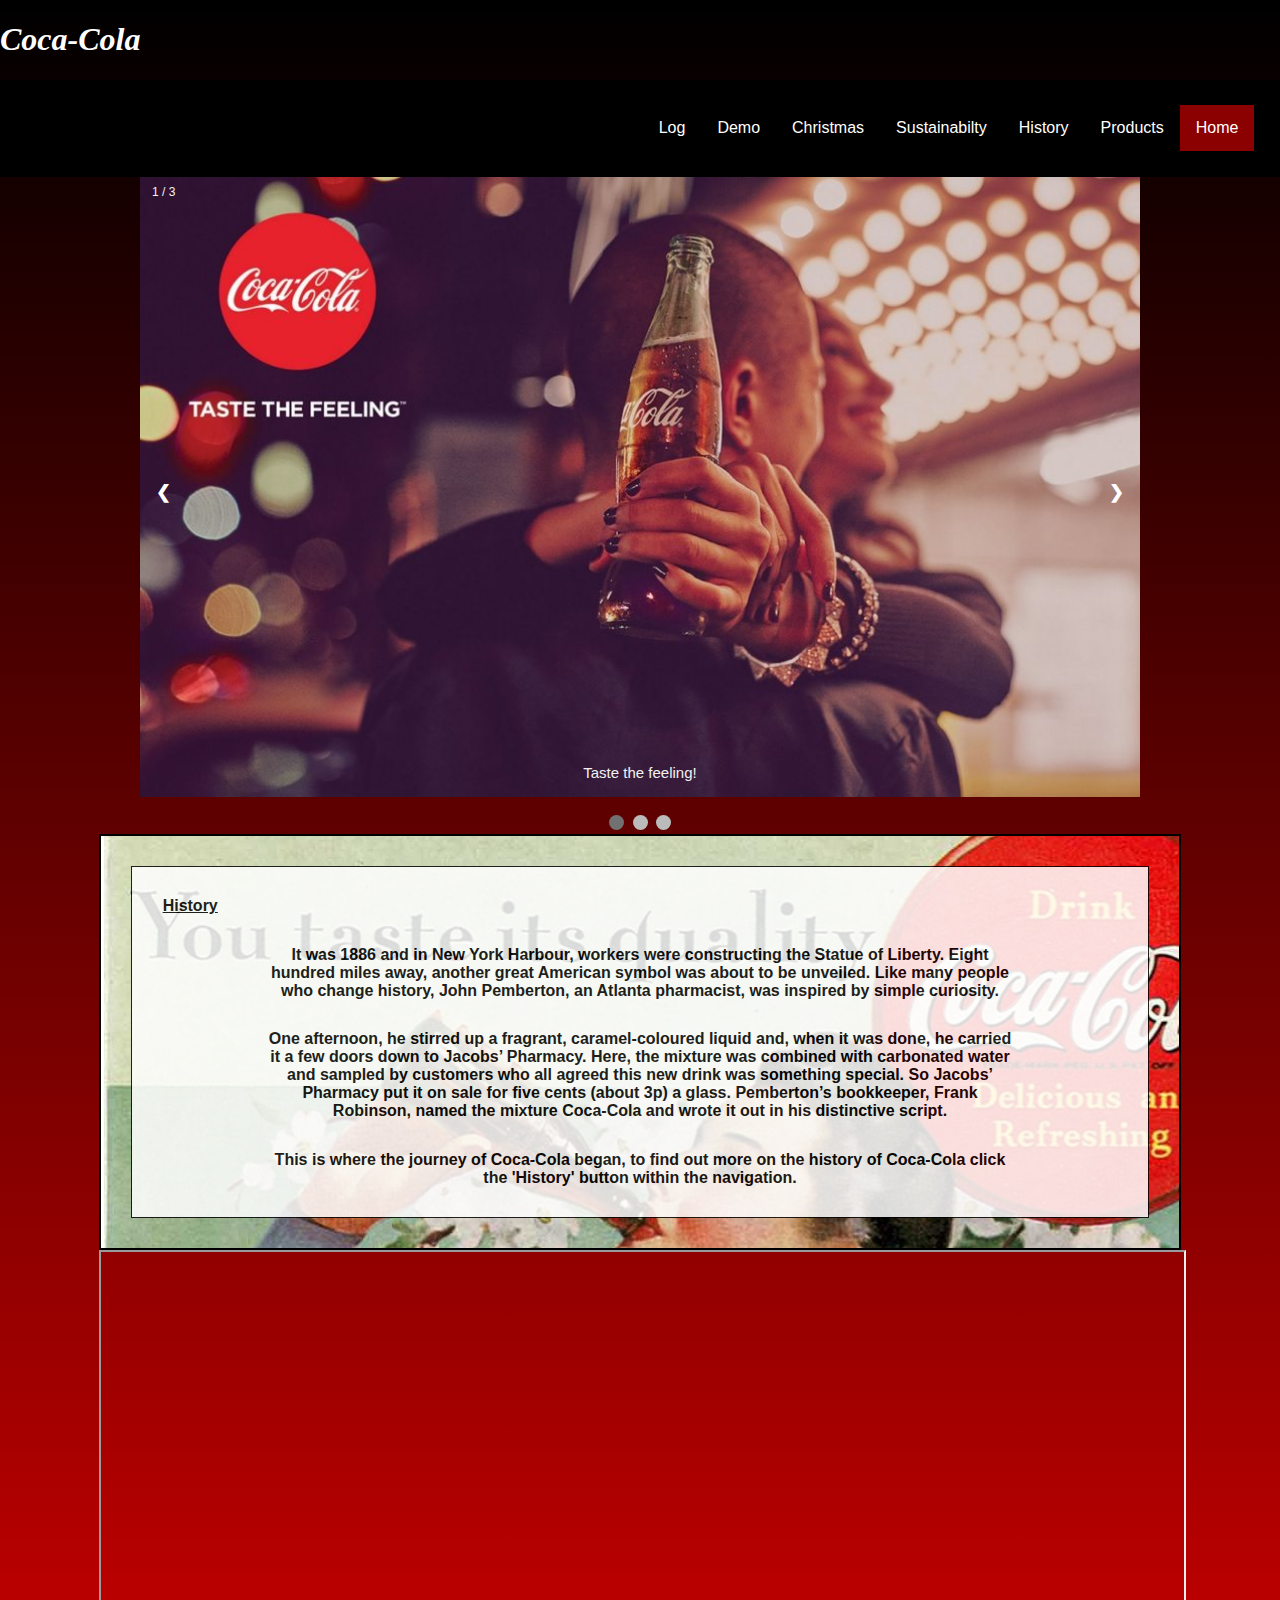
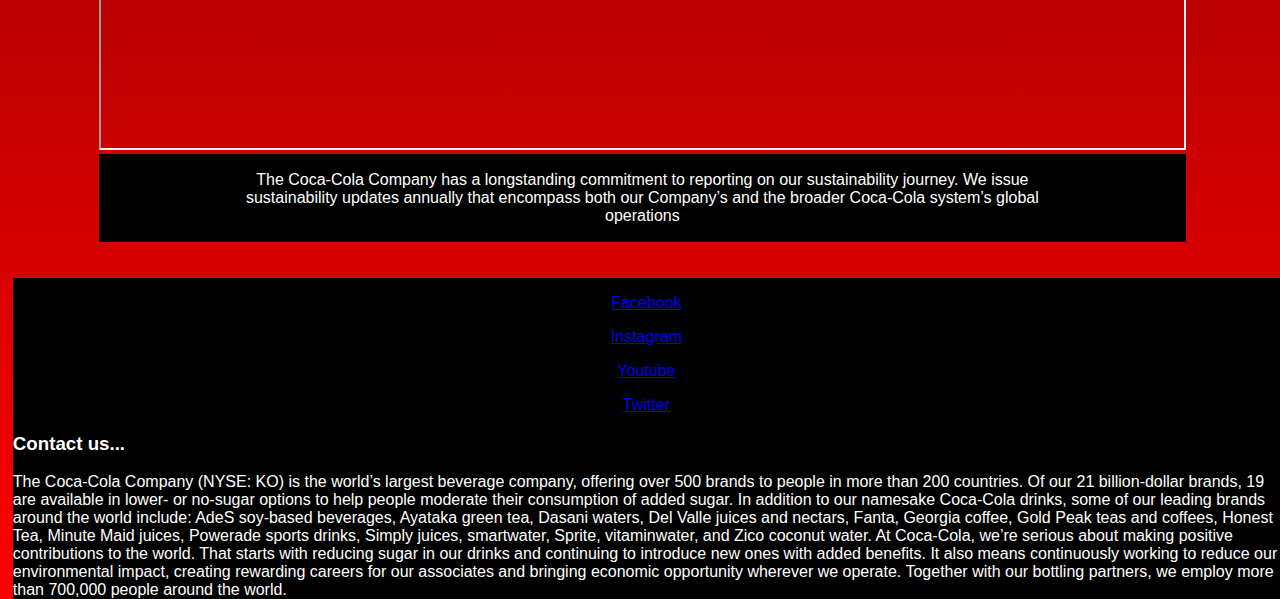
<file: index.html>
<!DOCTYPE html>
<html lang="en">
<head>
<title>Coca-Cola</title>
   <!-- JQUERY -->
    <script src="https://ajax.googleapis.com/ajax/libs/jquery/3.2.1/jquery.min.js"></script>
   <!-- JAVASCRIPT-->
    <script src="JS/javascript.js"></script>
	 <script src="JS/javascript2.js"></script>
   <!-- STYLESHEETS -->
    <link rel="stylesheet" type="text/css" href="CSS/stylesheet.css">
    <link rel="stylesheet" type="text/css" href="CSS/navigationstyle.css">
    <link rel="stylesheet" type="text/css" href="CSS/slider.css">
   <!-- VIEWPORT-->
  <meta name="viewport" content="width=device-width, initial-scale=1.0">
  <meta charset="utf-8">
  
</head>
<body>
<h1>Coca-Cola</h1>
   <!-- NAVIGATION -->
	<ul class="topnav">
	
		<li><a class="active" href="index.html">Home</a></li>
		<li><a href="products.html">Products</a></li>
		<li><a href="history.html">History</a></li>
		<li ><a href="sustainability.html">Sustainabilty</a></li>
		<li ><a href="christmas.html">Christmas</a></li>
		<li ><a href="demo.html">Demo</a></li>
		<li ><a href="report.html">Log</a></li>
	</ul>

     <!-- SLIDESHOW -->
	<div class="slideshow-container">
	<div class="mySlides fade">
	  <div class="numbertext">1 / 3</div>
	  <img src="Assets/cokeadvert1.jpg" alt="cokeadvert" style="width:100%">
	  <div class="text">Taste the feeling!</div>
	</div>

	<div class="mySlides fade">
	  <div class="numbertext">2 / 3</div>
	  <img src="Assets/cokeadvert2.jpg" alt="cokeadvert2" style="width:100%">
	  <div class="text">What to drink on your way to the top!</div>
	</div>

	<div class="mySlides fade">
	  <div class="numbertext">3 / 3</div>
	  <img src="Assets/cokeadvert3.jpg" alt="cokeadvert3" style="width:100%">
	  <div class="text">Let life surprise you!</div>
	</div>

	<a class="prev" onclick="plusSlides(-1)">&#10094;</a>
	<a class="next" onclick="plusSlides(1)">&#10095;</a>

	</div>
	<br>

	<div style="text-align:center">
	  <span class="dot" onclick="currentSlide(1)"></span> 
	  <span class="dot" onclick="currentSlide(2)"></span> 
	  <span class="dot" onclick="currentSlide(3)"></span> 
	</div>

	<!-- had to be here otherwise would not work -->
<script>
	var slideIndex = 1;
	showSlides(slideIndex);

	function plusSlides(n) {
	  showSlides(slideIndex += n);
	}

	function currentSlide(n) {
	  showSlides(slideIndex = n);
	}

	function showSlides(n) {
	  var i;
	  var slides = document.getElementsByClassName("mySlides");
	  var dots = document.getElementsByClassName("dot");
	  if (n > slides.length) {slideIndex = 1}    
	  if (n < 1) {slideIndex = slides.length}
	  for (i = 0; i < slides.length; i++) {
		  slides[i].style.display = "none";  
	  }
	  for (i = 0; i < dots.length; i++) {
		  dots[i].className = dots[i].className.replace(" active", "");
	  }
	  slides[slideIndex-1].style.display = "block";  
	  dots[slideIndex-1].className += " active";
	}
</script>

	<!-- HISTORY -->
	<div class="background">
	  <div class="transbox">
		<h4><u> History </u></h4>
		<p>It was 1886 and in New York Harbour, workers were constructing the Statue of Liberty. Eight hundred miles away, another great American symbol was about to be unveiled. Like many people who change history, John Pemberton, an Atlanta pharmacist, was inspired by simple curiosity.</p>
		<p>One afternoon, he stirred up a fragrant, caramel-coloured liquid and, when it was done, he carried it a few doors down to Jacobs’ Pharmacy. Here, the mixture was combined with carbonated water and sampled by customers who all agreed this new drink was something special. So Jacobs’ Pharmacy put it on sale for five cents (about 3p) a glass. Pemberton’s bookkeeper, Frank Robinson, named the mixture Coca-Cola and wrote it out in his distinctive script. </p>
		<p>This is where the journey of Coca-Cola began, to find out more on the history of Coca-Cola click the 'History' button within the navigation.</p>
	  </div>
	</div>


	<!-- SUSTAINABILITY-->
	<div id="sustaincontainer">
	<iframe id="sustainvid"  
	src="https://www.youtube.com/embed/bCxlJvDDpvY">
	</iframe>
	<div class="boxed">
	<p>The Coca-Cola Company has a longstanding commitment to reporting on our sustainability journey. We issue sustainability updates annually that encompass both our Company’s and the broader Coca-Cola system’s global operations</p>
	</div>
	</div>
	<br>
	<br>

	<!-- Contact information + brand information -->
	<div id="contact">
	 
		<p><a href="https://www.facebook.com/cocacolaGB/?brand_redir=40796308305">Facebook</a></p>
		<p><a href="https://www.instagram.com/cocacola/?hl=en">Instagram</a></p>
		<p><a href="https://www.youtube.com/channel/UCosXctaTYxN4YPIvI5Fpcrw">Youtube</a></p>
		<p><a href="https://twitter.com/CocaCola?ref_src=twsrc%5Egoogle%7Ctwcamp%5Eserp%7Ctwgr%5Eauthor">Twitter</a></p>
	<h3>Contact us...</h3>


	The Coca-Cola Company (NYSE: KO) is the world’s largest beverage company, offering over 500 brands to people in more than 200 countries. Of our 21 billion-dollar brands, 19 are available in lower- or no-sugar options to help people moderate their consumption of added sugar. In addition to our namesake Coca-Cola drinks, some of our leading brands around the world include: AdeS soy-based beverages, Ayataka green tea, Dasani waters, Del Valle juices and nectars, Fanta, Georgia coffee, Gold Peak teas and coffees, Honest Tea, Minute Maid juices, Powerade sports drinks, Simply juices, smartwater, Sprite, vitaminwater, and Zico coconut water. At Coca-Cola, we’re serious about making positive contributions to the world. That starts with reducing sugar in our drinks and continuing to introduce new ones with added benefits. It also means continuously working to reduce our environmental impact, creating rewarding careers for our associates and bringing economic opportunity wherever we operate. Together with our bottling partners, we employ more than 700,000 people around the world.
	</div> 


	<!-- To the top button -->
	<button onclick="topFunction()" id="myBtn" title="Go to top">Top</button>
		
</body>
</html>
</file>
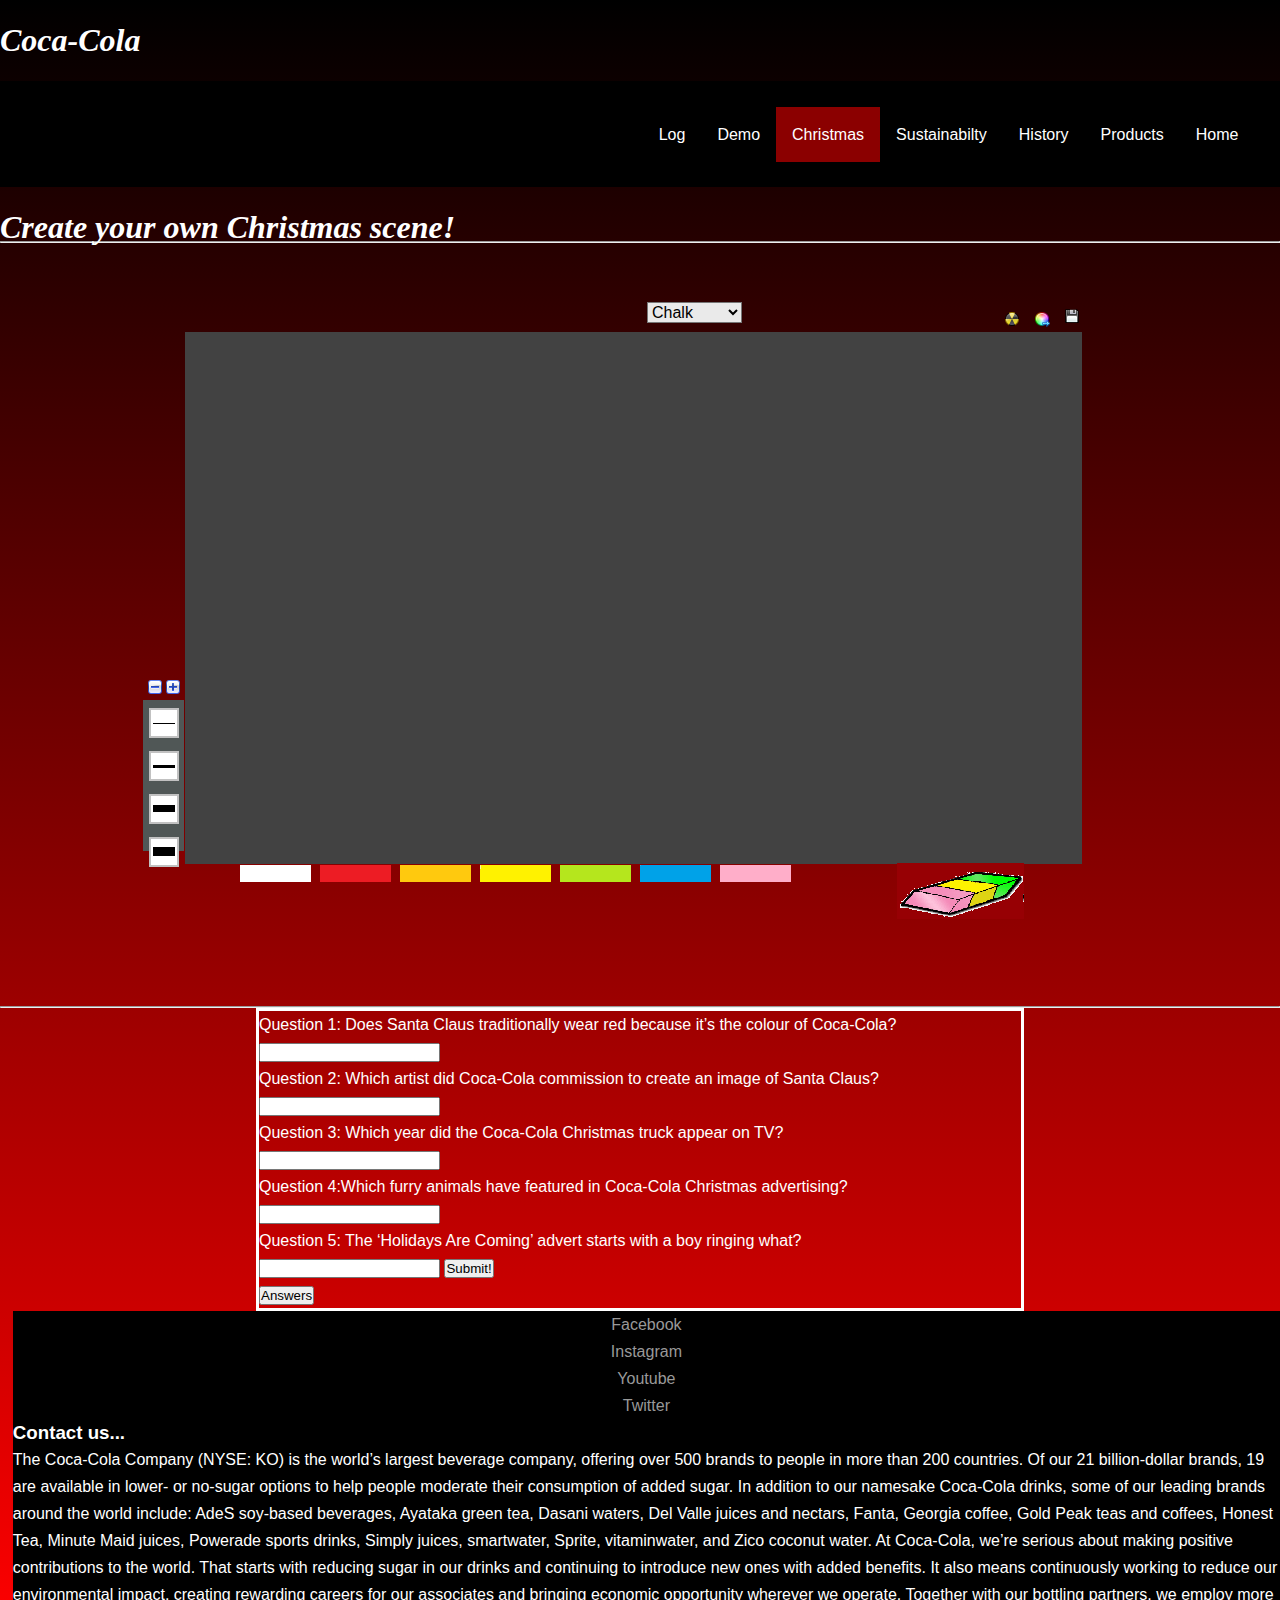
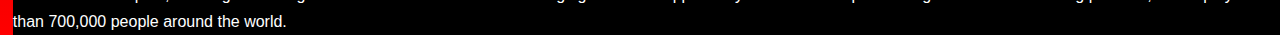
<file: christmas.html>
<!DOCTYPE html>
<html lang="en">
<head>
<title>Coca-Cola</title>
 <!-- JQUERY -->
    <script src="https://ajax.googleapis.com/ajax/libs/jquery/3.2.1/jquery.min.js"></script>
   <!-- JAVASCRIPT-->
    <script src="JS/canvas.js"></script> 
    <script src="JS/javascript.js"></script>
	<script src="JS/java.js"></script>
   <!-- STYLESHEETS -->
     	<link rel="stylesheet" type="text/css" href="CSS/stylesheet.css">
	 <link rel="stylesheet" type="text/css" href="CSS/navigationstyle.css">
    <link rel="stylesheet" type="text/css" href="CSS/styles.css" /> 

     <!-- VIEWPORT-->
  <meta name="viewport" content="width=device-width, initial-scale=1">
  <meta http-equiv="Content-Type" content="text/html; charset=UTF-8" /> 

  
</head>

<body>
<br>
<h1>Coca-Cola</h1>
<br>
   <!-- NAVIGATION -->
	<ul class="topnav">
		<li><a  href="index.html">Home</a></li>
		<li><a  href="products.html">Products</a></li>
		<li><a href="history.html">History</a></li>
		<li ><a href="sustainability.html">Sustainabilty</a></li>
		<li ><a class="active" href="christmas.html">Christmas</a></li>
		<li ><a href="demo.html">Demo</a></li>
		<li ><a href="report.html">Log</a></li>
	</ul>
<br>
<h1>Create your own Christmas scene!</h1>
<hr>

	<!-- Wrapper Begins -->
	<div id="wrapper">
	
        <!-- Color Table (controlled in JavaScript) -->
        <div id="colorTable"></div>
        
        <!-- Toggle Color Button -->
        <div id="color" title="Toggle Color">
            <img src="Assets/color-arrow.png" alt="Toggle Color" width="16" height="16" />
        </div>
        
        <!-- Clear Canvas Button -->
        <div id="nuke" title="Clear Canvas">
          <a href="javascript:location.reload(true)">
            <img src="Assets/burn.png" alt="Clear Canvas" width="16" height="16" />
          </a>
        </div>
        
        <!-- Save Image -->
        <div id="saveWrapper">
            <div id="save">
              <img src="Assets/save.png" alt="Save Image" width="16" height="16" id="convertpngbtn" title="Save Image" />
            </div>
        
            <div id="textdownload">
              Right click the image to download.
              <img src="Assets/cross.png" alt="Cancel" width="16" height="16" id="resetbtn" title="Continue Drawing" />
            </div>
        </div>
        
        <!-- Blackboard Starts -->
        <div id="blackboardPlaceholder">
          <p><!-- Tool Selector -->
            <select name="selector" id="selector">
              <option value="chalk">Chalk</option>
              <option value="line">Line</option>
              <option value="rect">Rectangle</option>
            </select>
          </p>
        
        <!-- Canvas Begins -->
        <canvas id="drawingCanvas" height="532" width="897"> 
          <p class="noscript">We're sorry, this web application is currently not supported with your browser. Please use an alternate browser or download a supported <br />browser. Supported browsers: <a href="http://www.google.com/chrome">Google Chrome</a>, <a href="http://www.opera.com">Opera</a>, <a href="http://www.mozilla.com">Firefox</a>, <a href="http://www.apple.com/safari">Safari</a>, <br />and <a href="http://www.konqueror.org">Konqueror</a>. Also make sure your JavaScript is enabled.</p>
        </canvas> 
        <!-- Canvas Ends -->
            
            <!-- Chalk Pieces -->
            <div id="whiteChalk_button">
              <img src="Assets/white.png" alt="colorchalk1" width="71" height="17" onclick="context.strokeStyle = '#FFFFFF';" />
            </div>    
            
            <div id="redChalk_button">
              <img src="Assets/red.png" alt="colorchalk2" width="71" height="17" onclick="context.strokeStyle = '#F00000';" />
            </div>
            
            <div id="orangeChalk_button">
              <img src="Assets/orange.png" alt="colorchalk3" width="71" height="17" onclick="context.strokeStyle = '#ff9600';" />
            </div>
            
            <div id="yellowChalk_button">
              <img src="Assets/yellow.png" alt="colorchalk4" width="71" height="17" onclick="context.strokeStyle = '#fff600';" />
            </div>
            
            <div id="greenChalk_button">
              <img src="Assets/green.png" alt="colorchalk5" width="71" height="17" onclick="context.strokeStyle = '#48ff00';" />
            </div>
            
            <div id="blueChalk_button">
              <img src="Assets/blue.png" alt="colorchalk6" width="71" height="17" onclick="context.strokeStyle = '#001eff';" />
            </div>
            
            <div id="pinkChalk_button">
              <img src="Assets/pink.png" alt="colorchalk7" width="71" height="17" onclick="context.strokeStyle = '#ff00d2';" />
            </div>
        
            <!-- Eraser -->
            <div id="eraser" onclick="context.strokeStyle = '#424242'; context.lineWidth = '22';"></div>
            
          </div>
          <!-- End of Placeholder -->
          
          <!-- Toggle Stroke Weight -->
          <img src="Assets/toggle.png"  alt="toggle" width="16" height="16" id="stroke-subtract" title="Decrease Stroke" onclick="context.lineWidth--;" />
          <img src="Assets/toggle-expand.png" alt="toggleexpand" width="16" height="16" id="stroke-add" title="Increase Stroke" onclick="context.lineWidth++;" />
          
		<!-- Stroke Weight Panel -->
          <div id="strokeWeight">
            <img src="Assets/stroke1.png" alt="1.0" class="stroke" width="30" height="32" onclick="context.lineWidth = '1.0';" />
            <img src="Assets/stroke2.png" alt="6.0" class="stroke" width="30" height="32" onclick="context.lineWidth = '6.0';" />
            <img src="Assets/stroke3.png" alt="9.0" class="stroke" width="30" height="32" onclick="context.lineWidth = '9.0';" />
            <img src="Assets/stroke4.png" alt="13.0" class="stroke" width="30" height="32" onclick="context.lineWidth = '13.0';" />
          </div>  
	
	</div>
	<!-- End of Wrapper -->
	
  
   <hr>
	
	<div id="quiz">
Question 1: Does Santa Claus traditionally wear red because it’s the colour of Coca-Cola?  
<input type="text" id="q1">
<br/>
Question 2: Which artist did Coca-Cola commission to create an image of Santa Claus? <br>
  <input type="text" id = "q2" >
   <br>
Question 3: Which year did the Coca-Cola Christmas truck appear on TV? <br>
  <input type="text" id = "q3" >
  <br>
  Question 4:Which furry animals have featured in Coca-Cola Christmas advertising? <br>
  <input type="text" id ="q4" >
  <br>
  Question 5: The ‘Holidays Are Coming’ advert starts with a boy ringing what? <br>
  <input type="text" id = "q5">

<input type="button" id="submit" value="Submit!">
<br>

<button onclick="toggle()" id="displayText">Answers</button> 
<div id="toggleText" style="display: none">
<p>Question 1:</p>
<p>True!</p>
<br>
<p>Question 2:</p>
<p>Haddon Sundblom</p>
<br>
<p>Question 3:</p>
<p>1995</p>
<br>
<p>Question 4:</p>
<p>Polar bear</p>
<br>
<p>Question 5:</p>
<p>Church bell</p>
<br>
</div>
	
</div>


	<!-- Contact information + brand information -->
	<div id="contact">
	 
		<p><a href="https://www.facebook.com/cocacolaGB/?brand_redir=40796308305">Facebook</a></p>
		<p><a href="https://www.instagram.com/cocacola/?hl=en">Instagram</a></p>
		<p><a href="https://www.youtube.com/channel/UCosXctaTYxN4YPIvI5Fpcrw">Youtube</a></p>
		<p><a href="https://twitter.com/CocaCola?ref_src=twsrc%5Egoogle%7Ctwcamp%5Eserp%7Ctwgr%5Eauthor">Twitter</a></p>
	<h3>Contact us...</h3>


	The Coca-Cola Company (NYSE: KO) is the world’s largest beverage company, offering over 500 brands to people in more than 200 countries. Of our 21 billion-dollar brands, 19 are available in lower- or no-sugar options to help people moderate their consumption of added sugar. In addition to our namesake Coca-Cola drinks, some of our leading brands around the world include: AdeS soy-based beverages, Ayataka green tea, Dasani waters, Del Valle juices and nectars, Fanta, Georgia coffee, Gold Peak teas and coffees, Honest Tea, Minute Maid juices, Powerade sports drinks, Simply juices, smartwater, Sprite, vitaminwater, and Zico coconut water. At Coca-Cola, we’re serious about making positive contributions to the world. That starts with reducing sugar in our drinks and continuing to introduce new ones with added benefits. It also means continuously working to reduce our environmental impact, creating rewarding careers for our associates and bringing economic opportunity wherever we operate. Together with our bottling partners, we employ more than 700,000 people around the world.
	</div> 


	<!-- To the top button -->
	<button onclick="topFunction()" id="myBtn" title="Go to top">Top</button>
		
</body>
</html>
</html>
</file>
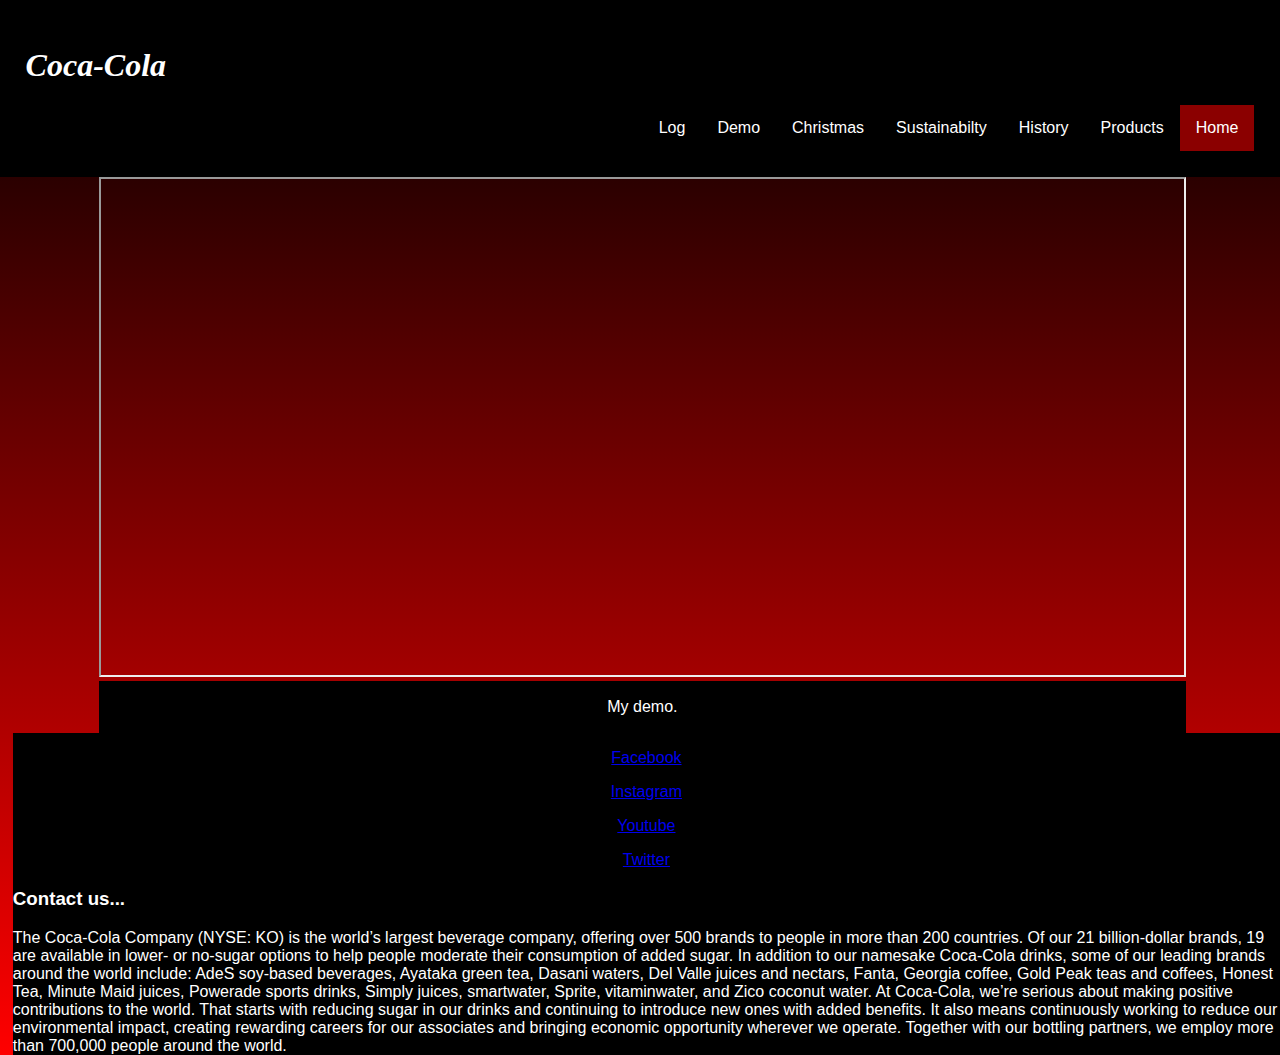
<file: demo.html>
<!DOCTYPE html>
<html>
<head>
   <!-- JQUERY -->
    <script src="https://ajax.googleapis.com/ajax/libs/jquery/3.2.1/jquery.min.js"></script>
   <!-- JAVASCRIPT-->
    <script src="JS/javascript.js"></script>
   <!-- STYLESHEETS -->
    <link rel="stylesheet" type="text/css" href="CSS/stylesheet.css">
    <link rel="stylesheet" type="text/css" href="CSS/navigationstyle.css">
    <link rel="stylesheet" type="text/css" href="CSS/slider.css">
   <!-- VIEWPORT-->
  <meta name="viewport" content="width=device-width, initial-scale=1.0">
</head>
<body>

   <!-- NAVIGATION -->
	<ul class="topnav">
	<h1>Coca-Cola</h1>
		<li><a class="active" href="index.html">Home</a></li>
		<li><a href="products.html">Products</a></li>
		<li><a href="history.html">History</a></li>
		<li ><a href="sustainability.html">Sustainabilty</a></li>
		<li ><a href="christmas.html">Christmas</a></li>
		<li ><a href="demo.html">Demo</a></li>
		<li ><a href="report.html">Log</a></li>
	</ul>
	
	
	<div id="sustaincontainer">
	<iframe id="sustainvid" 
		src="https://www.youtube.com/embed/w8IdUSji2I">
	</iframe>
	<div class="boxed">
	<p> My demo.</p>
	</div>
	</div>
	
	
	
	<!-- Contact information + brand information -->
	<div id="contact">
	 
		<p><a href="https://www.facebook.com/cocacolaGB/?brand_redir=40796308305">Facebook</a></p>
		<p><a href="https://www.instagram.com/cocacola/?hl=en">Instagram</a></p>
		<p><a href="https://www.youtube.com/channel/UCosXctaTYxN4YPIvI5Fpcrw">Youtube</a></p>
		<p><a href="https://twitter.com/CocaCola?ref_src=twsrc%5Egoogle%7Ctwcamp%5Eserp%7Ctwgr%5Eauthor">Twitter</a></p>
	<h3>Contact us...</h3>


	The Coca-Cola Company (NYSE: KO) is the world’s largest beverage company, offering over 500 brands to people in more than 200 countries. Of our 21 billion-dollar brands, 19 are available in lower- or no-sugar options to help people moderate their consumption of added sugar. In addition to our namesake Coca-Cola drinks, some of our leading brands around the world include: AdeS soy-based beverages, Ayataka green tea, Dasani waters, Del Valle juices and nectars, Fanta, Georgia coffee, Gold Peak teas and coffees, Honest Tea, Minute Maid juices, Powerade sports drinks, Simply juices, smartwater, Sprite, vitaminwater, and Zico coconut water. At Coca-Cola, we’re serious about making positive contributions to the world. That starts with reducing sugar in our drinks and continuing to introduce new ones with added benefits. It also means continuously working to reduce our environmental impact, creating rewarding careers for our associates and bringing economic opportunity wherever we operate. Together with our bottling partners, we employ more than 700,000 people around the world.
	</div> 


	<!-- To the top button -->
	<button onclick="topFunction()" id="myBtn" title="Go to top">Top</button>
		
</body>
</html>
</file>
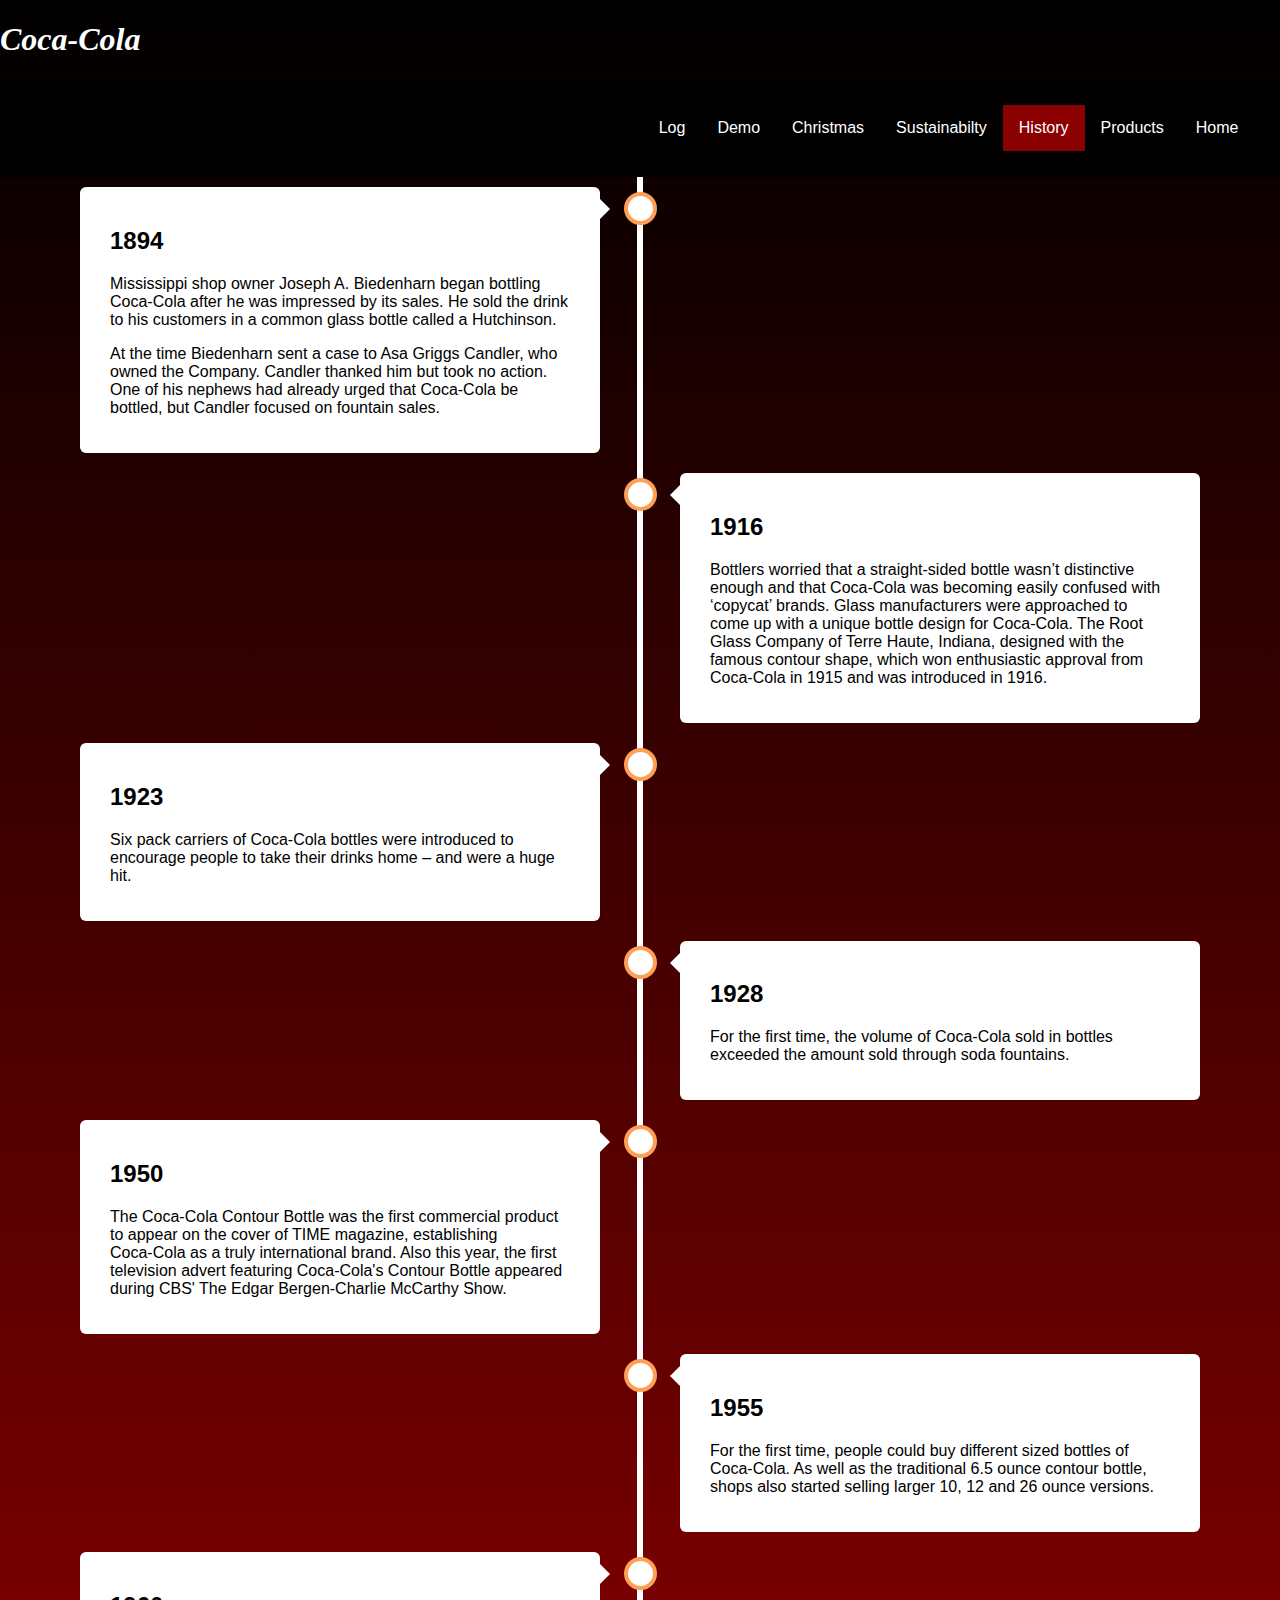
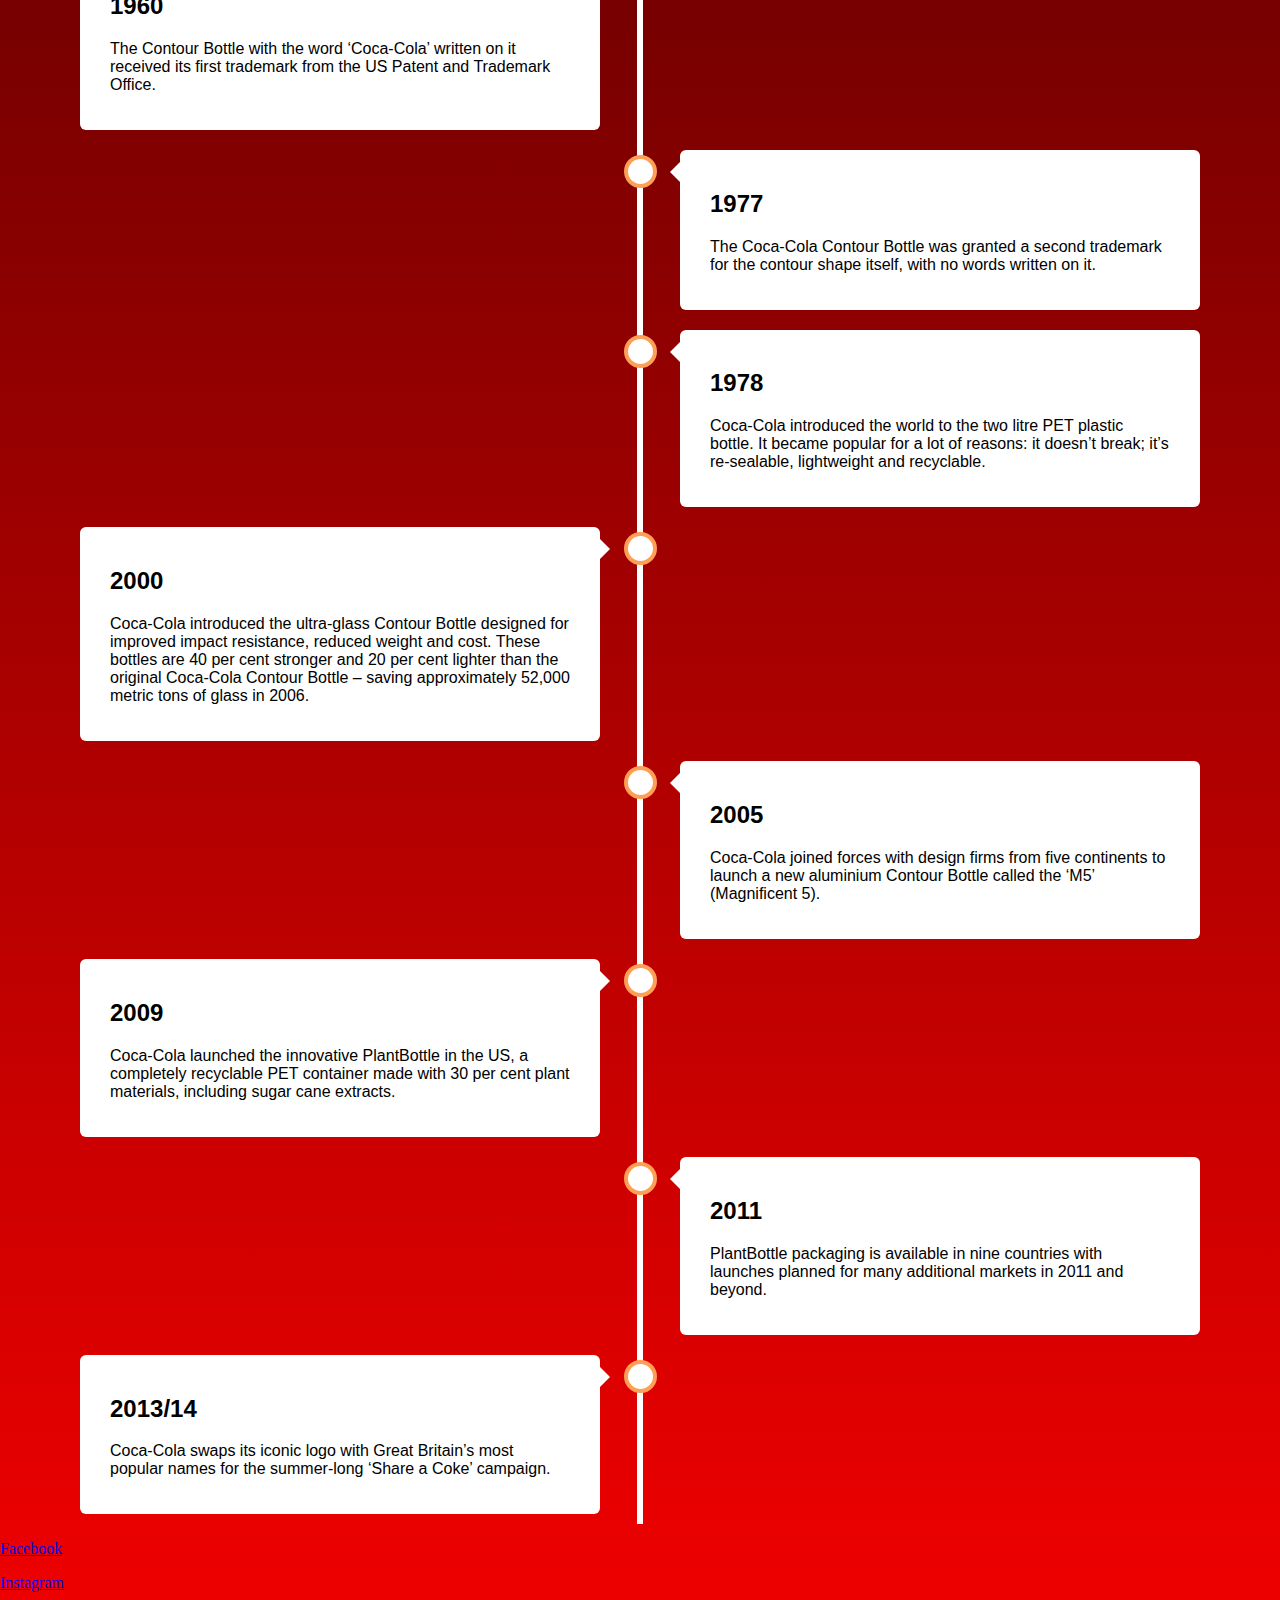
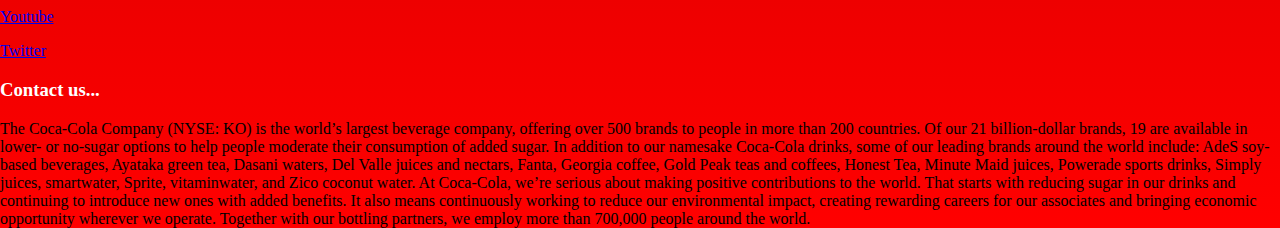
<file: history.html>
<!DOCTYPE html>
<html lang="en">
<head>
<title>Coca-Cola</title>
  
  <!-- JQUERY -->
    <script src="https://ajax.googleapis.com/ajax/libs/jquery/3.2.1/jquery.min.js"></script>
   <!-- JAVASCRIPT-->
    <script src="JS/javascript.js"></script>
	<script src="JS/javascript2.js"></script>
   <!-- STYLESHEETS -->
      <link rel="stylesheet" type="text/css" href="CSS/navigationstyle.css">
      <link rel="stylesheet" type="text/css" href="CSS/stylesheet2.css">
    <!-- VIEWPORT-->
  <meta name="viewport" content="width=device-width, initial-scale=1.0">
   <meta charset="utf-8">
  
  
  
  

</head>
<body>
<h1>Coca-Cola</h1>
   <!-- NAVIGATION -->
	<ul class="topnav">
	
		<li><a href="index.html">Home</a></li>
		<li><a href="products.html">Products</a></li>
		<li><a class="active" href="history.html">History</a></li>
		<li ><a href="sustainability.html">Sustainabilty</a></li>
		<li ><a href="christmas.html">Christmas</a></li>
		<li ><a href="demo.html">Demo</a></li>
		<li ><a href="report.html">Log</a></li>
	</ul>


<div class="timeline">
  
  <div class="container left">
    <div class="content">
      <h2>1894</h2>
      <p>Mississippi shop owner Joseph A. Biedenharn began bottling Coca‑Cola after he was impressed by its sales. He sold the drink to his customers in a common glass bottle called a Hutchinson. </p>
	  <p>At the time Biedenharn sent a case to Asa Griggs Candler, who owned the Company. Candler thanked him but took no action. One of his nephews had already urged that Coca‑Cola be bottled, but Candler focused on fountain sales. </p>
    </div>
  </div>
  
  <div class="container right">
    <div class="content">
      <h2>1916</h2>
      <p>Bottlers worried that a straight-sided bottle wasn’t distinctive enough and that Coca‑Cola was becoming easily confused with ‘copycat’ brands. Glass manufacturers were approached to come up with a unique bottle design for Coca‑Cola. The Root Glass Company of Terre Haute, Indiana, designed with the famous contour shape, which won enthusiastic approval from Coca‑Cola in 1915 and was introduced in 1916.</p>
    </div>
  </div>
  
  <div class="container left">
    <div class="content">
      <h2>1923</h2>
      <p>Six pack carriers of Coca‑Cola bottles were introduced to encourage people to take their drinks home – and were a huge hit. </p>
    </div>
  </div>
  
   <div class="container right">
    <div class="content">
      <h2>1928</h2>
     <p> For the first time, the volume of Coca‑Cola sold in bottles exceeded the amount sold through soda fountains.</p>
    </div>
  </div>
  
  <div class="container left">
    <div class="content">
      <h2>1950</h2>
      <p>The Coca‑Cola Contour Bottle was the first commercial product to appear on the cover of TIME magazine, establishing Coca‑Cola as a truly international brand. Also this year, the first television advert featuring Coca‑Cola's Contour Bottle appeared during CBS' The Edgar Bergen-Charlie McCarthy Show.</p>
    </div>
  </div>
  
  
   <div class="container right">
    <div class="content">
      <h2>1955</h2>
     <p>For the first time, people could buy different sized bottles of Coca‑Cola. As well as the traditional 6.5 ounce contour bottle, shops also started selling larger 10, 12 and 26 ounce versions. </p>
    </div>
  </div>
  
  <div class="container left">
    <div class="content">
      <h2>1960</h2>
      <p>The Contour Bottle with the word ‘Coca‑Cola’ written on it received its first trademark from the US Patent and Trademark Office.</p>
    </div>
  </div>
  
  
   <div class="container right">
    <div class="content">
      <h2>1977 </h2>
     <p> The Coca‑Cola Contour Bottle was granted a second trademark for the contour shape itself, with no words written on it.</p>
    </div>
  </div>
  
    <div class="container right">
    <div class="content">
      <h2>1978</h2>
      <p>Coca‑Cola introduced the world to the two litre PET plastic bottle. It became popular for a lot of reasons: it doesn’t break; it’s re-sealable, lightweight and recyclable.</p>
    </div>
  </div>
  
  
    <div class="container left">
    <div class="content">
      <h2>2000</h2>
     <p> Coca‑Cola introduced the ultra-glass Contour Bottle designed for improved impact resistance, reduced weight and cost. These bottles are 40 per cent stronger and 20 per cent lighter than the original Coca‑Cola Contour Bottle – saving approximately 52,000 metric tons of glass in 2006.</p>
    </div>
	  </div>
	  
      <div class="container right">
    <div class="content">
      <h2>2005</h2>
      <p>Coca‑Cola joined forces with design firms from five continents to launch a new aluminium Contour Bottle called the ‘M5’ (Magnificent 5).</p>
    </div>
  </div>
  
  <div class="container left">
    <div class="content">
      <h2>2009 </h2>
     <p>Coca‑Cola launched the innovative PlantBottle in the US, a completely recyclable PET container made with 30 per cent plant materials, including sugar cane extracts. </p>
    </div>
	</div>
	
	
	      <div class="container right">
    <div class="content">
      <h2>2011</h2>
      <p>PlantBottle packaging is available in nine countries with launches planned for many additional markets in 2011 and beyond.</p>
    </div>
  </div>
  
    <div class="container left">
    <div class="content">
      <h2>2013/14</h2>
     <p>Coca‑Cola swaps its iconic logo with Great Britain’s most popular names for the summer-long ‘Share a Coke’ campaign. </p>
    </div>
	</div>
  
  
</div>

	<!-- Contact information + brand information -->
	<div id="contact">
	 
		<p><a href="https://www.facebook.com/cocacolaGB/?brand_redir=40796308305">Facebook</a></p>
		<p><a href="https://www.instagram.com/cocacola/?hl=en">Instagram</a></p>
		<p><a href="https://www.youtube.com/channel/UCosXctaTYxN4YPIvI5Fpcrw">Youtube</a></p>
		<p><a href="https://twitter.com/CocaCola?ref_src=twsrc%5Egoogle%7Ctwcamp%5Eserp%7Ctwgr%5Eauthor">Twitter</a></p>
	<h3>Contact us...</h3>


	The Coca-Cola Company (NYSE: KO) is the world’s largest beverage company, offering over 500 brands to people in more than 200 countries. Of our 21 billion-dollar brands, 19 are available in lower- or no-sugar options to help people moderate their consumption of added sugar. In addition to our namesake Coca-Cola drinks, some of our leading brands around the world include: AdeS soy-based beverages, Ayataka green tea, Dasani waters, Del Valle juices and nectars, Fanta, Georgia coffee, Gold Peak teas and coffees, Honest Tea, Minute Maid juices, Powerade sports drinks, Simply juices, smartwater, Sprite, vitaminwater, and Zico coconut water. At Coca-Cola, we’re serious about making positive contributions to the world. That starts with reducing sugar in our drinks and continuing to introduce new ones with added benefits. It also means continuously working to reduce our environmental impact, creating rewarding careers for our associates and bringing economic opportunity wherever we operate. Together with our bottling partners, we employ more than 700,000 people around the world.
	</div> 


	<!-- To the top button -->
	<button onclick="topFunction()" id="myBtn" title="Go to top">Top</button>
		
</body>
</html>
</file>
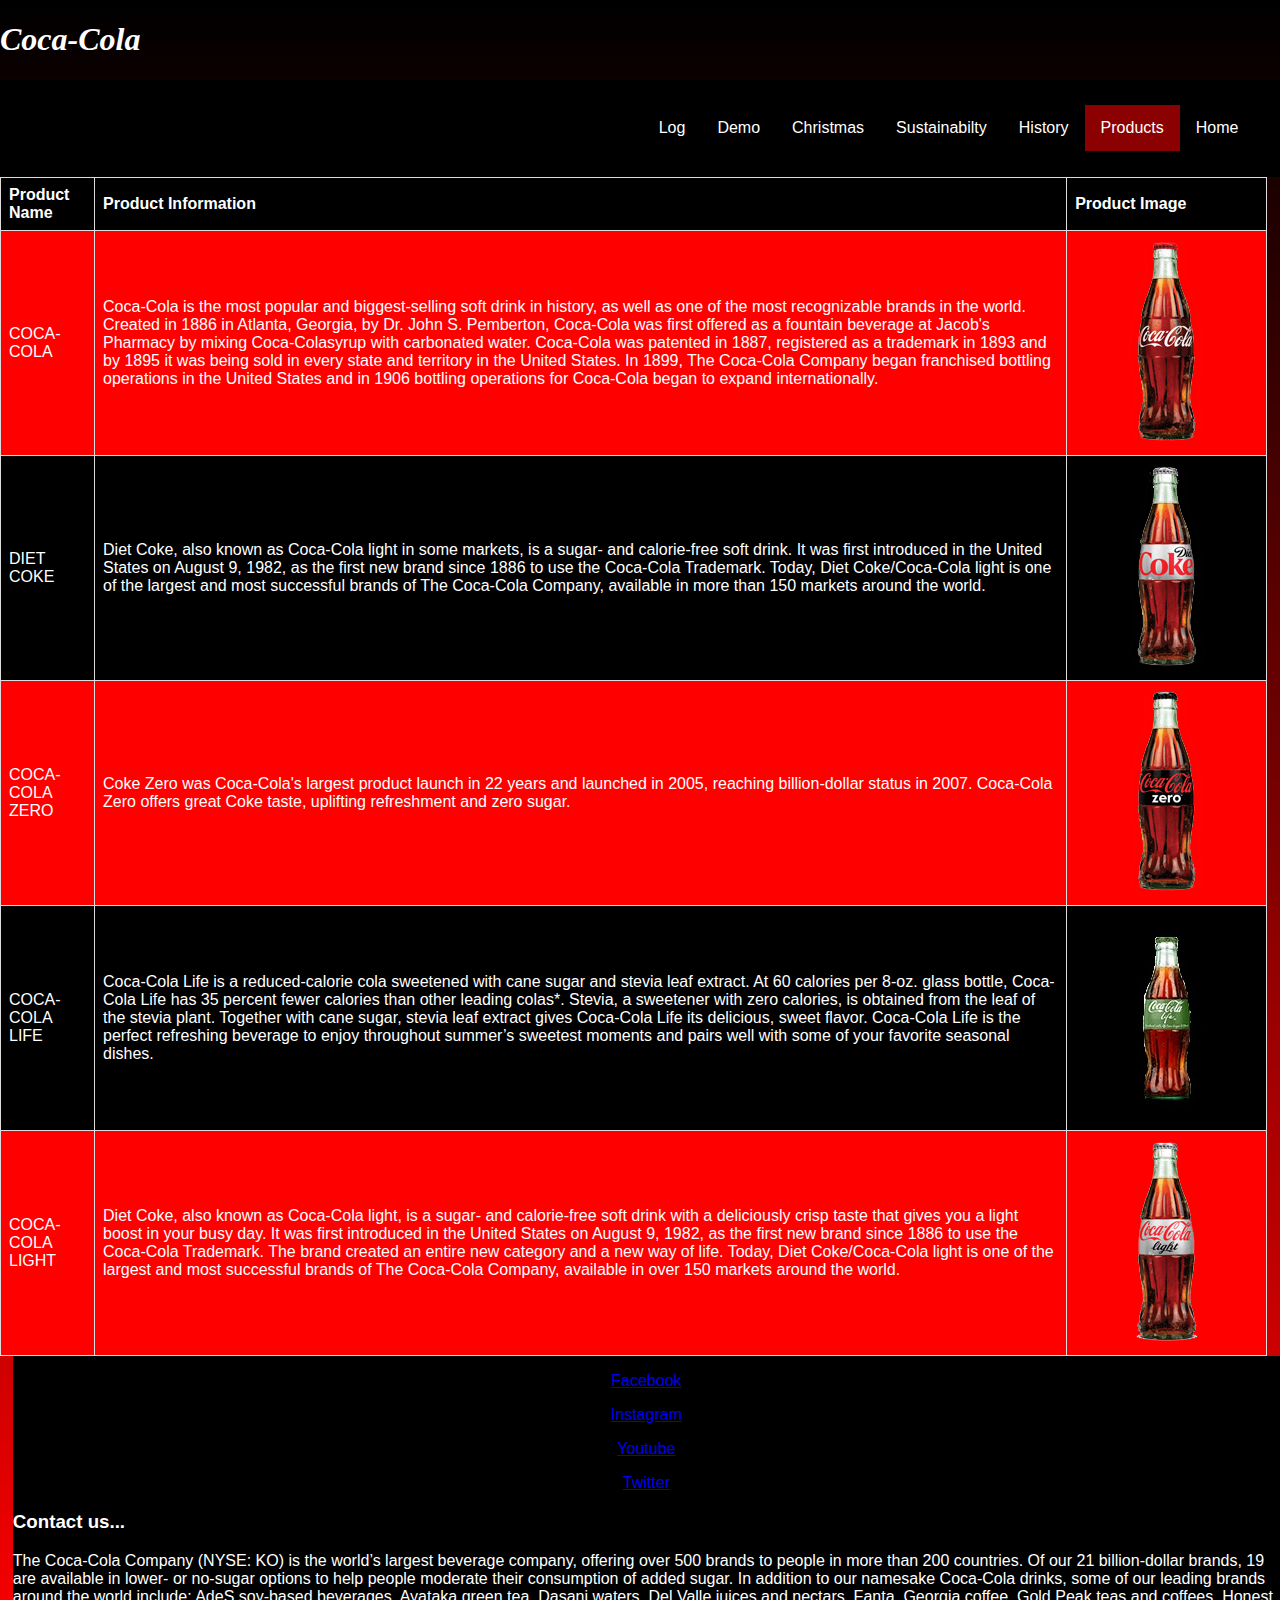
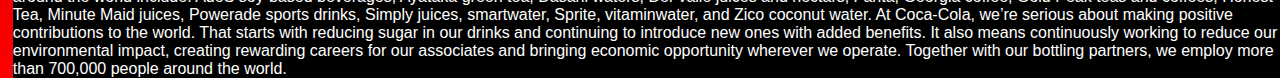
<file: products.html>
<!DOCTYPE html>
<html>
<head>
<title>Coca-Cola</title>
   <!-- JQUERY -->
    <script src="https://ajax.googleapis.com/ajax/libs/jquery/3.2.1/jquery.min.js"></script>
   <!-- JAVASCRIPT-->
    <script src="JS/javascript.js"></script>
	<script src="JS/javascript2.js"></script>
   <!-- STYLESHEETS -->
    <link rel="stylesheet" type="text/css" href="CSS/stylesheet.css">
    <link rel="stylesheet" type="text/css" href="CSS/navigationstyle.css">
    <link rel="stylesheet" type="text/css" href="CSS/slider.css">
   <!-- VIEWPORT-->
  <meta name="viewport" content="width=device-width, initial-scale=1.0">
   <meta charset="utf-8">
</head>
<body>
<h1>Coca-Cola</h1>
   <!-- NAVIGATION -->
	<ul class="topnav">
		<li><a  href="index.html">Home</a></li>
		<li><a class="active" href="products.html">Products</a></li>
		<li><a href="history.html">History</a></li>
		<li ><a href="sustainability.html">Sustainabilty</a></li>
		<li ><a href="christmas.html">Christmas</a></li>
		<li ><a href="demo.html">Demo</a></li>
		<li ><a href="report.html">Log</a></li>
	</ul>
	
	
	
	<table>
  <tr>
    <th>Product Name</th>
    <th>Product Information</th>
    <th>Product Image</th>
  </tr>
  <tr>
    <td>COCA-COLA</td>
    <td>Coca-Cola is the most popular and biggest-selling soft drink in history, as well as one of the most recognizable brands in the world.

Created in 1886 in Atlanta, Georgia, by Dr. John S. Pemberton, Coca-Cola was first offered as a fountain beverage at Jacob's Pharmacy by mixing Coca-Colasyrup with carbonated water.
Coca-Cola was patented in 1887, registered as a trademark in 1893 and by 1895 it was being sold in every state and territory in the United States.
In 1899, The Coca-Cola Company began franchised bottling operations in the United States and in 1906 bottling operations for Coca-Cola began to expand internationally.</td>
    <td><img src="Assets/cocacola.png" alt="cocacola"></td>
  </tr>
  <tr>
    <td>DIET COKE</td>
    <td>Diet Coke, also known as Coca-Cola light in some markets, is a sugar- and calorie-free soft drink. It was first introduced in the United States on August 9, 1982, as the first new brand since 1886 to use the Coca-Cola Trademark. Today, Diet Coke/Coca-Cola light is one of the largest and most successful brands of The Coca-Cola Company, available in more than 150 markets around the world.</td>
    <td><img src="Assets/dietcoke.png" alt="dietcoke"></td>
  </tr>
  <tr>
    <td>COCA-COLA ZERO</td>
    <td>Coke Zero was Coca-Cola's largest product launch in 22 years and launched in 2005, reaching billion-dollar status in 2007. Coca-Cola Zero offers great Coke taste, uplifting refreshment and zero sugar.</td>
    <td><img src="Assets/cokezero.png" alt="cokezero"></td>
  </tr>
  <tr>
    <td>COCA-COLA LIFE</td>
    <td>Coca-Cola Life is a reduced-calorie cola sweetened with cane sugar and stevia leaf extract.
At 60 calories per 8-oz. glass bottle, Coca-Cola Life has 35 percent fewer calories than other leading colas*.
Stevia, a sweetener with zero calories, is obtained from the leaf of the stevia plant. Together with cane sugar, stevia leaf extract gives Coca-Cola Life its delicious, sweet flavor.
Coca-Cola Life is the perfect refreshing beverage to enjoy throughout summer’s sweetest moments and pairs well with some of your favorite seasonal dishes.</td>
    <td><img src="Assets/cokelife.jpg" alt="cokelife"></td>
  </tr>
  <tr>
    <td>COCA-COLA LIGHT</td>
    <td>Diet Coke, also known as Coca-Cola light, is a sugar- and calorie-free soft drink with a deliciously crisp taste that gives you a light boost in your busy day. It was first introduced in the United States on August 9, 1982, as the first new brand since 1886 to use the Coca-Cola Trademark. The brand created an entire new category and a new way of life. Today, Diet Coke/Coca-Cola light is one of the largest and most successful brands of The Coca-Cola Company, available in over 150 markets around the world.</td>
    <td><img src="Assets/cokelight.png" alt="cokelight"></td>
  </tr>
  </table>

	<!-- Contact information + brand information -->
	<div id="contact">
	 
		<p><a href="https://www.facebook.com/cocacolaGB/?brand_redir=40796308305">Facebook</a></p>
		<p><a href="https://www.instagram.com/cocacola/?hl=en">Instagram</a></p>
		<p><a href="https://www.youtube.com/channel/UCosXctaTYxN4YPIvI5Fpcrw">Youtube</a></p>
		<p><a href="https://twitter.com/CocaCola?ref_src=twsrc%5Egoogle%7Ctwcamp%5Eserp%7Ctwgr%5Eauthor">Twitter</a></p>
	<h3>Contact us...</h3>


	The Coca-Cola Company (NYSE: KO) is the world’s largest beverage company, offering over 500 brands to people in more than 200 countries. Of our 21 billion-dollar brands, 19 are available in lower- or no-sugar options to help people moderate their consumption of added sugar. In addition to our namesake Coca-Cola drinks, some of our leading brands around the world include: AdeS soy-based beverages, Ayataka green tea, Dasani waters, Del Valle juices and nectars, Fanta, Georgia coffee, Gold Peak teas and coffees, Honest Tea, Minute Maid juices, Powerade sports drinks, Simply juices, smartwater, Sprite, vitaminwater, and Zico coconut water. At Coca-Cola, we’re serious about making positive contributions to the world. That starts with reducing sugar in our drinks and continuing to introduce new ones with added benefits. It also means continuously working to reduce our environmental impact, creating rewarding careers for our associates and bringing economic opportunity wherever we operate. Together with our bottling partners, we employ more than 700,000 people around the world.
	</div> 


	<!-- To the top button -->
	<button onclick="topFunction()" id="myBtn" title="Go to top">Top</button>
		
</body>
</html>
</file>
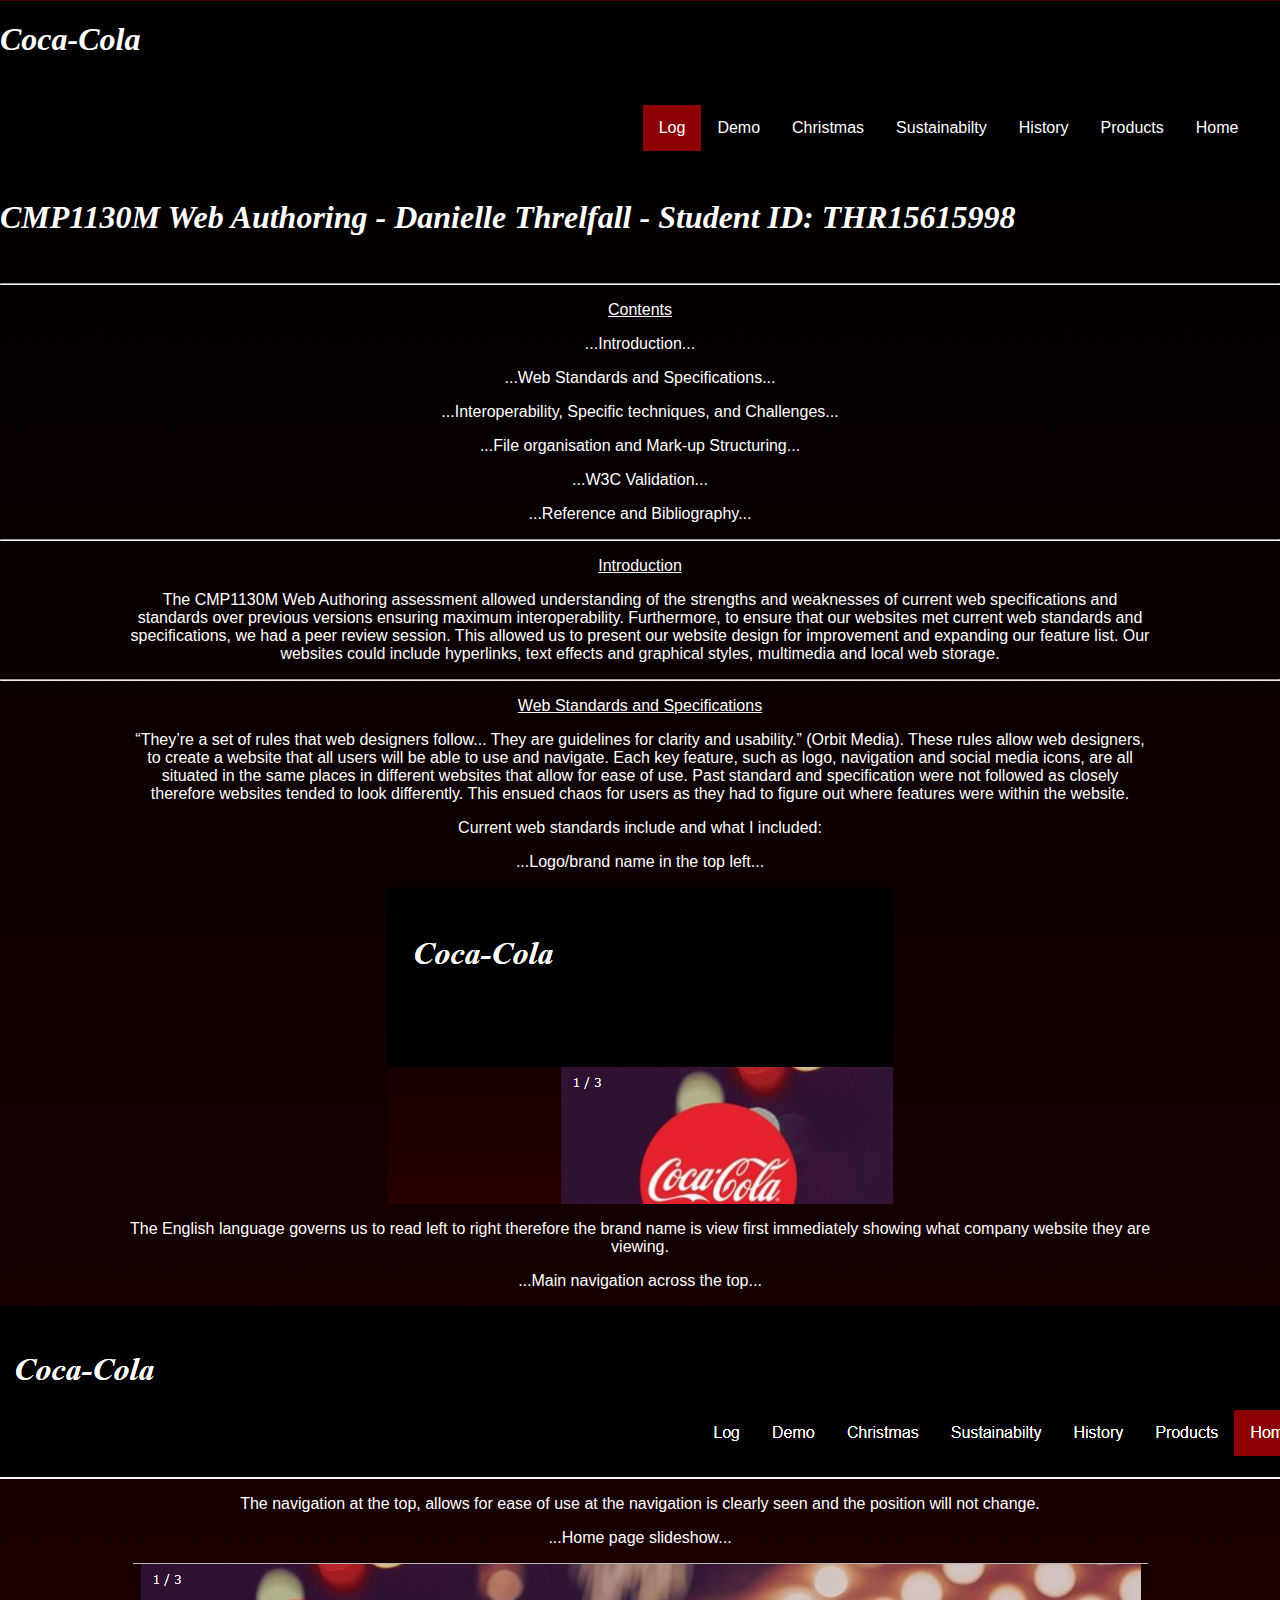
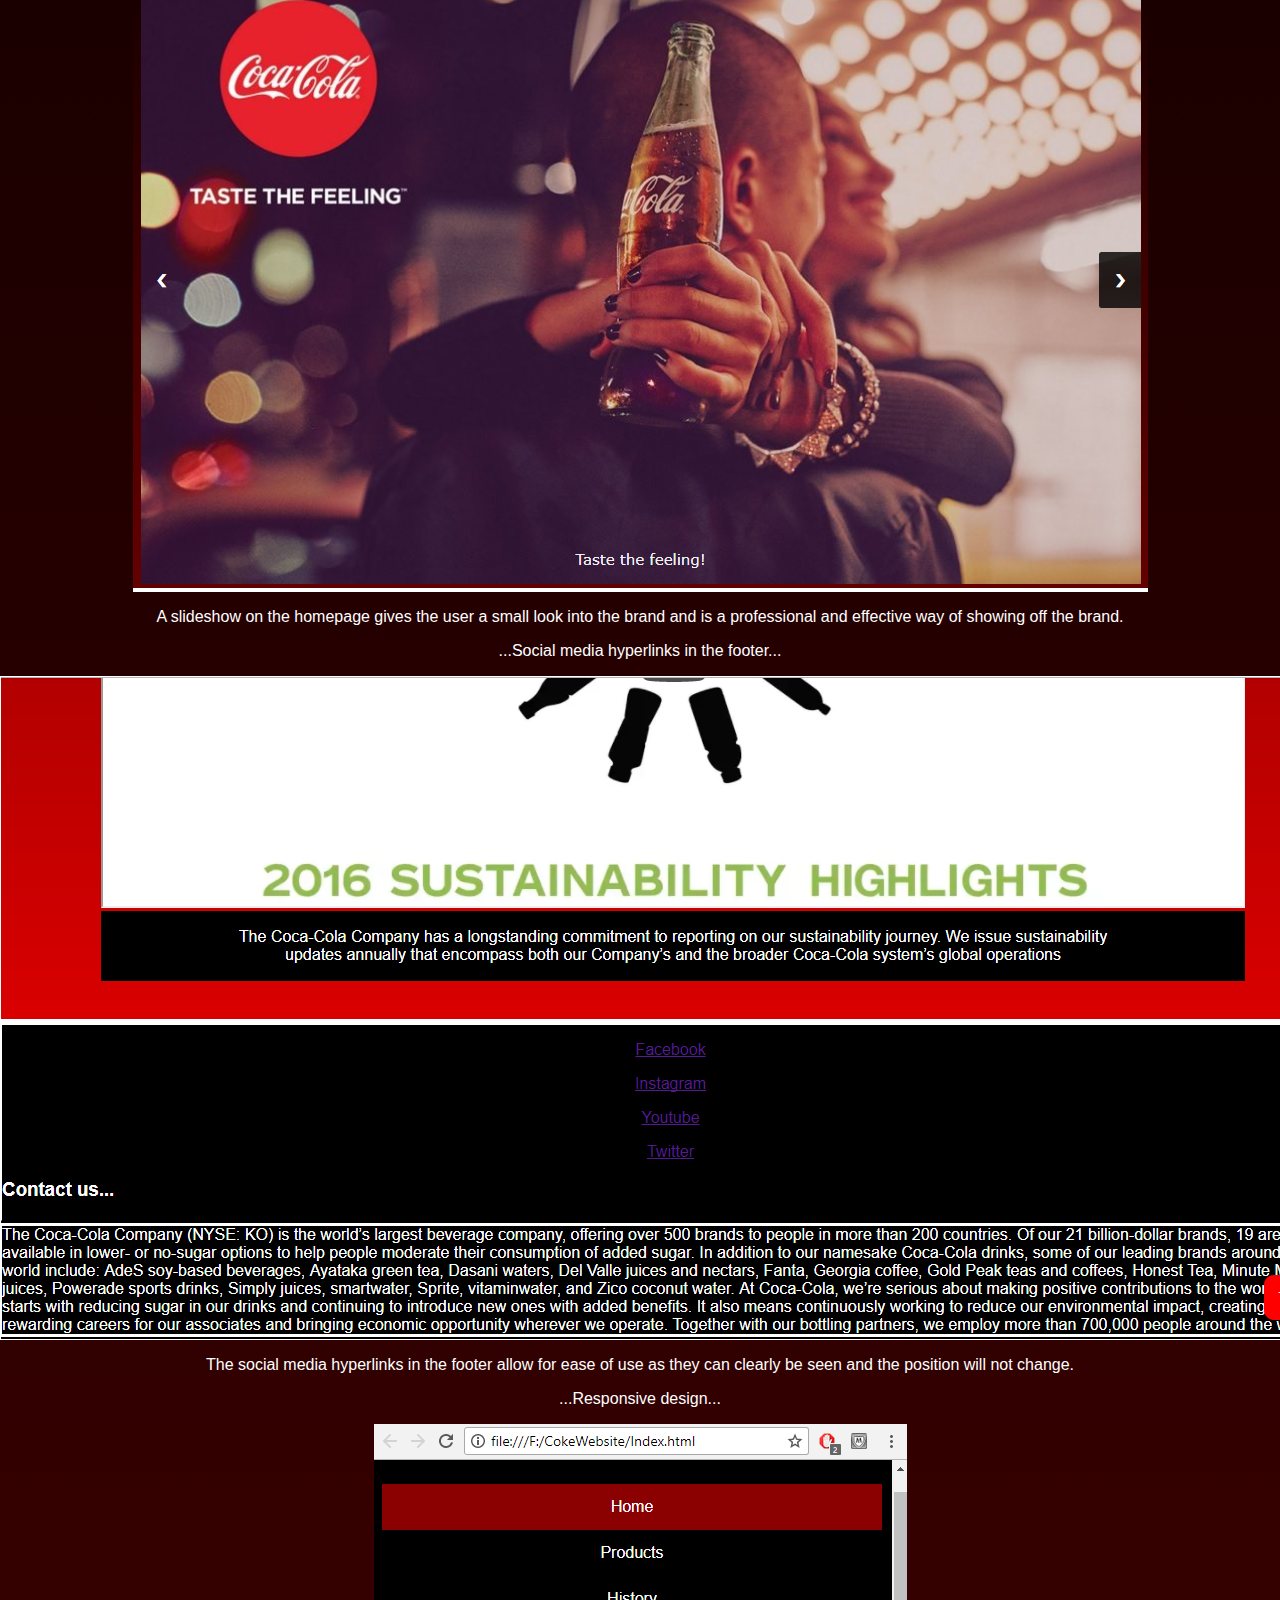
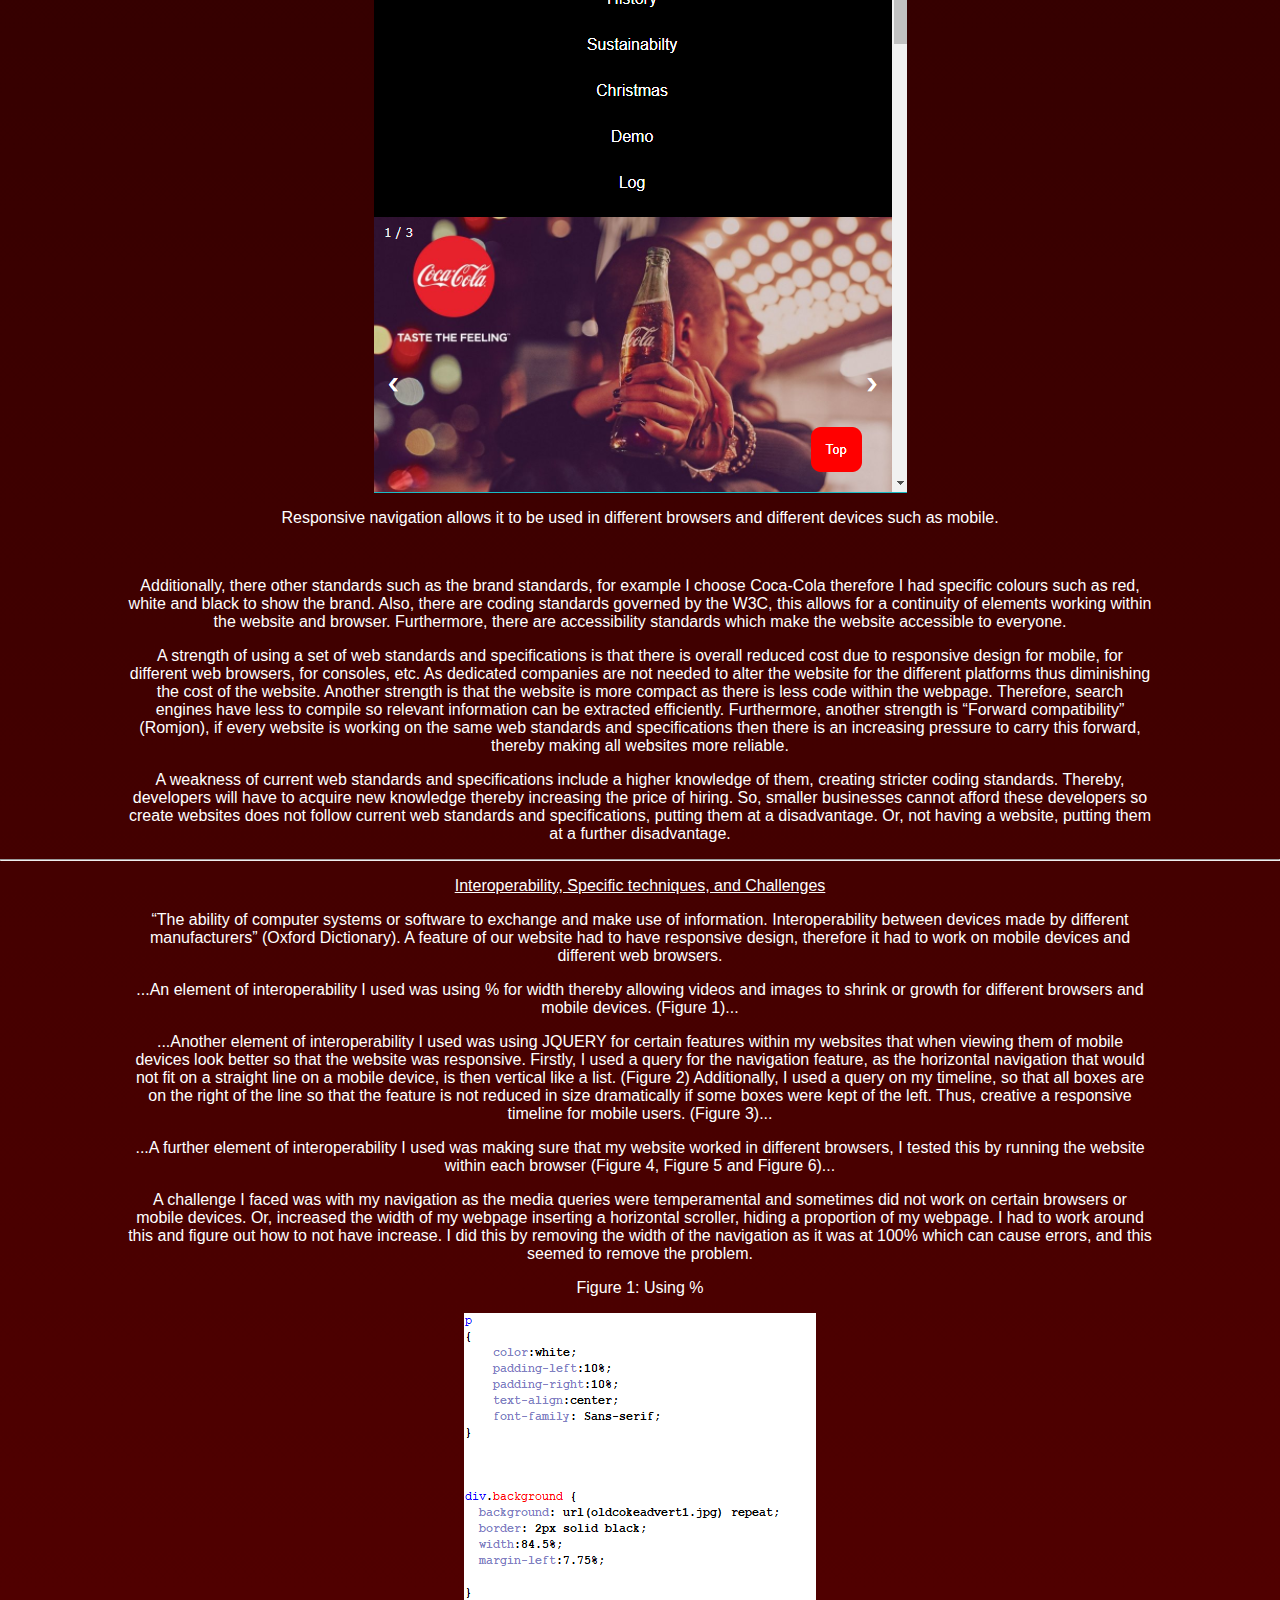
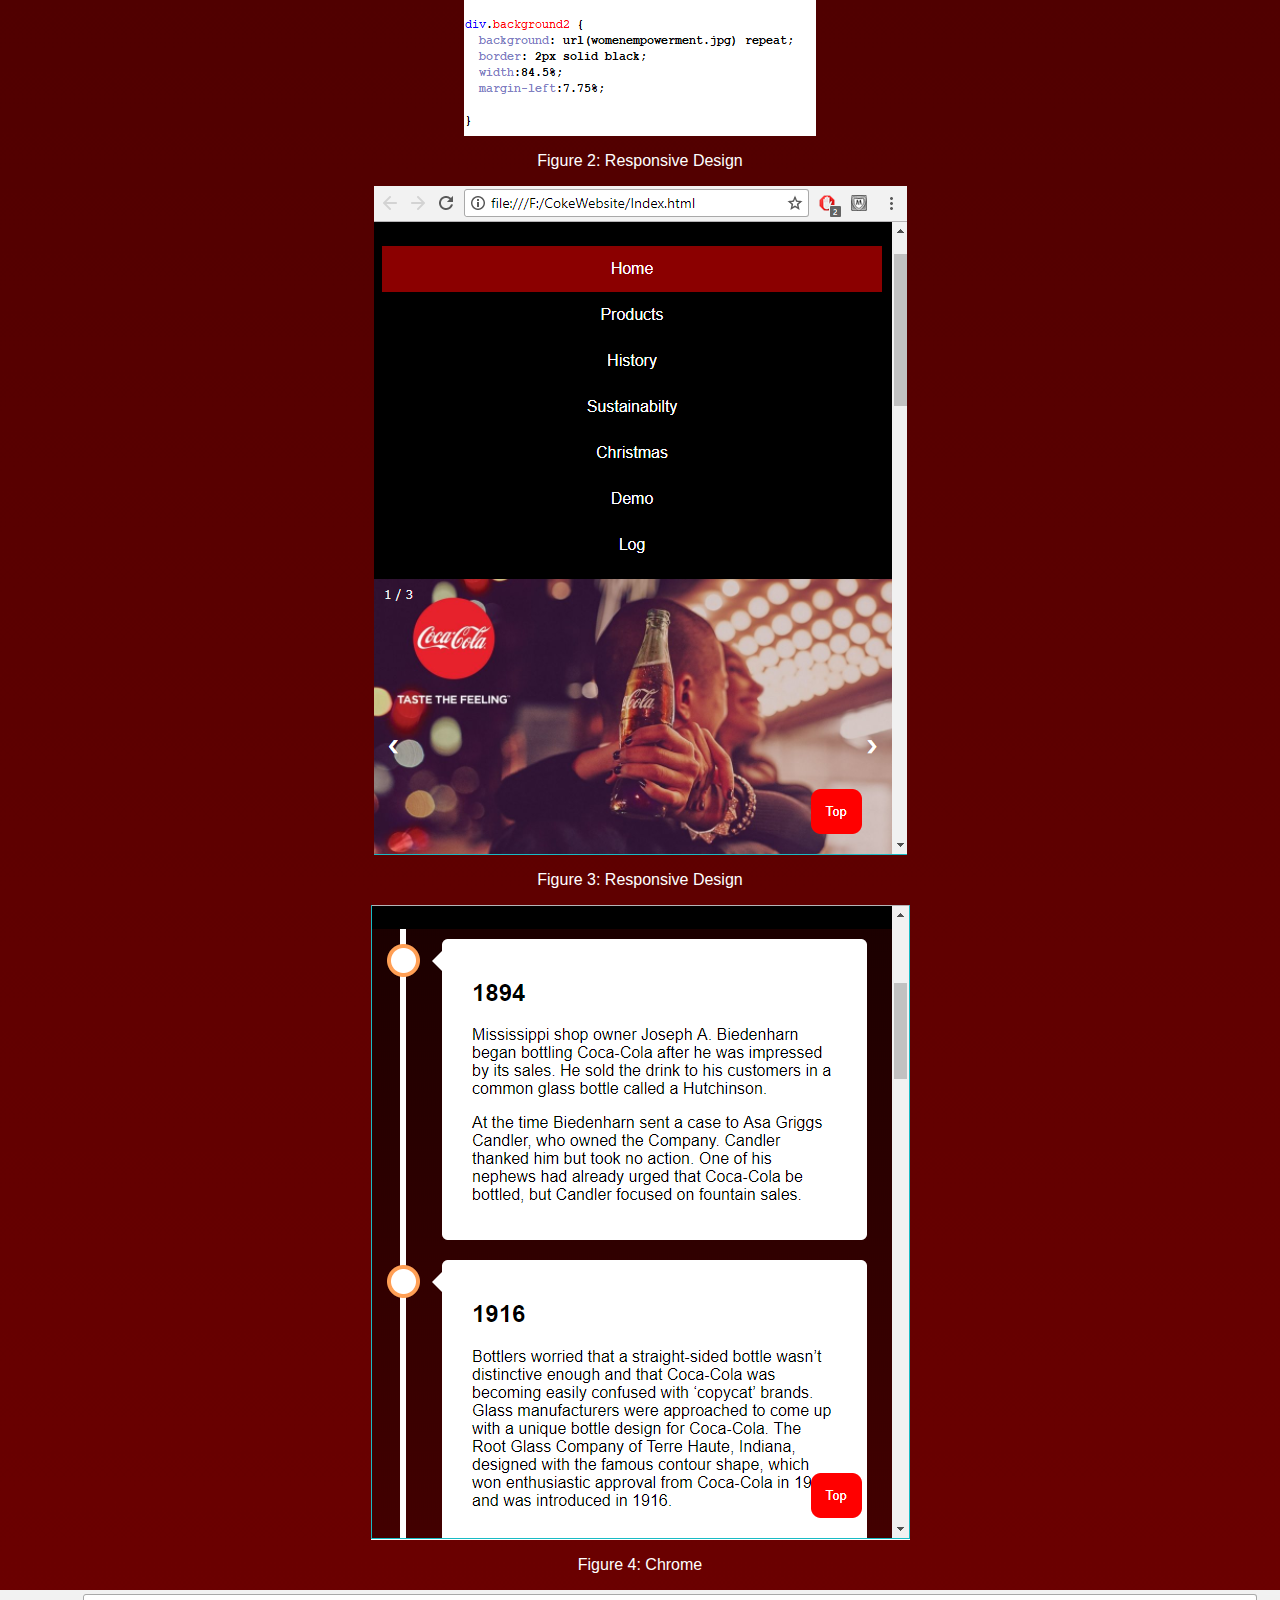
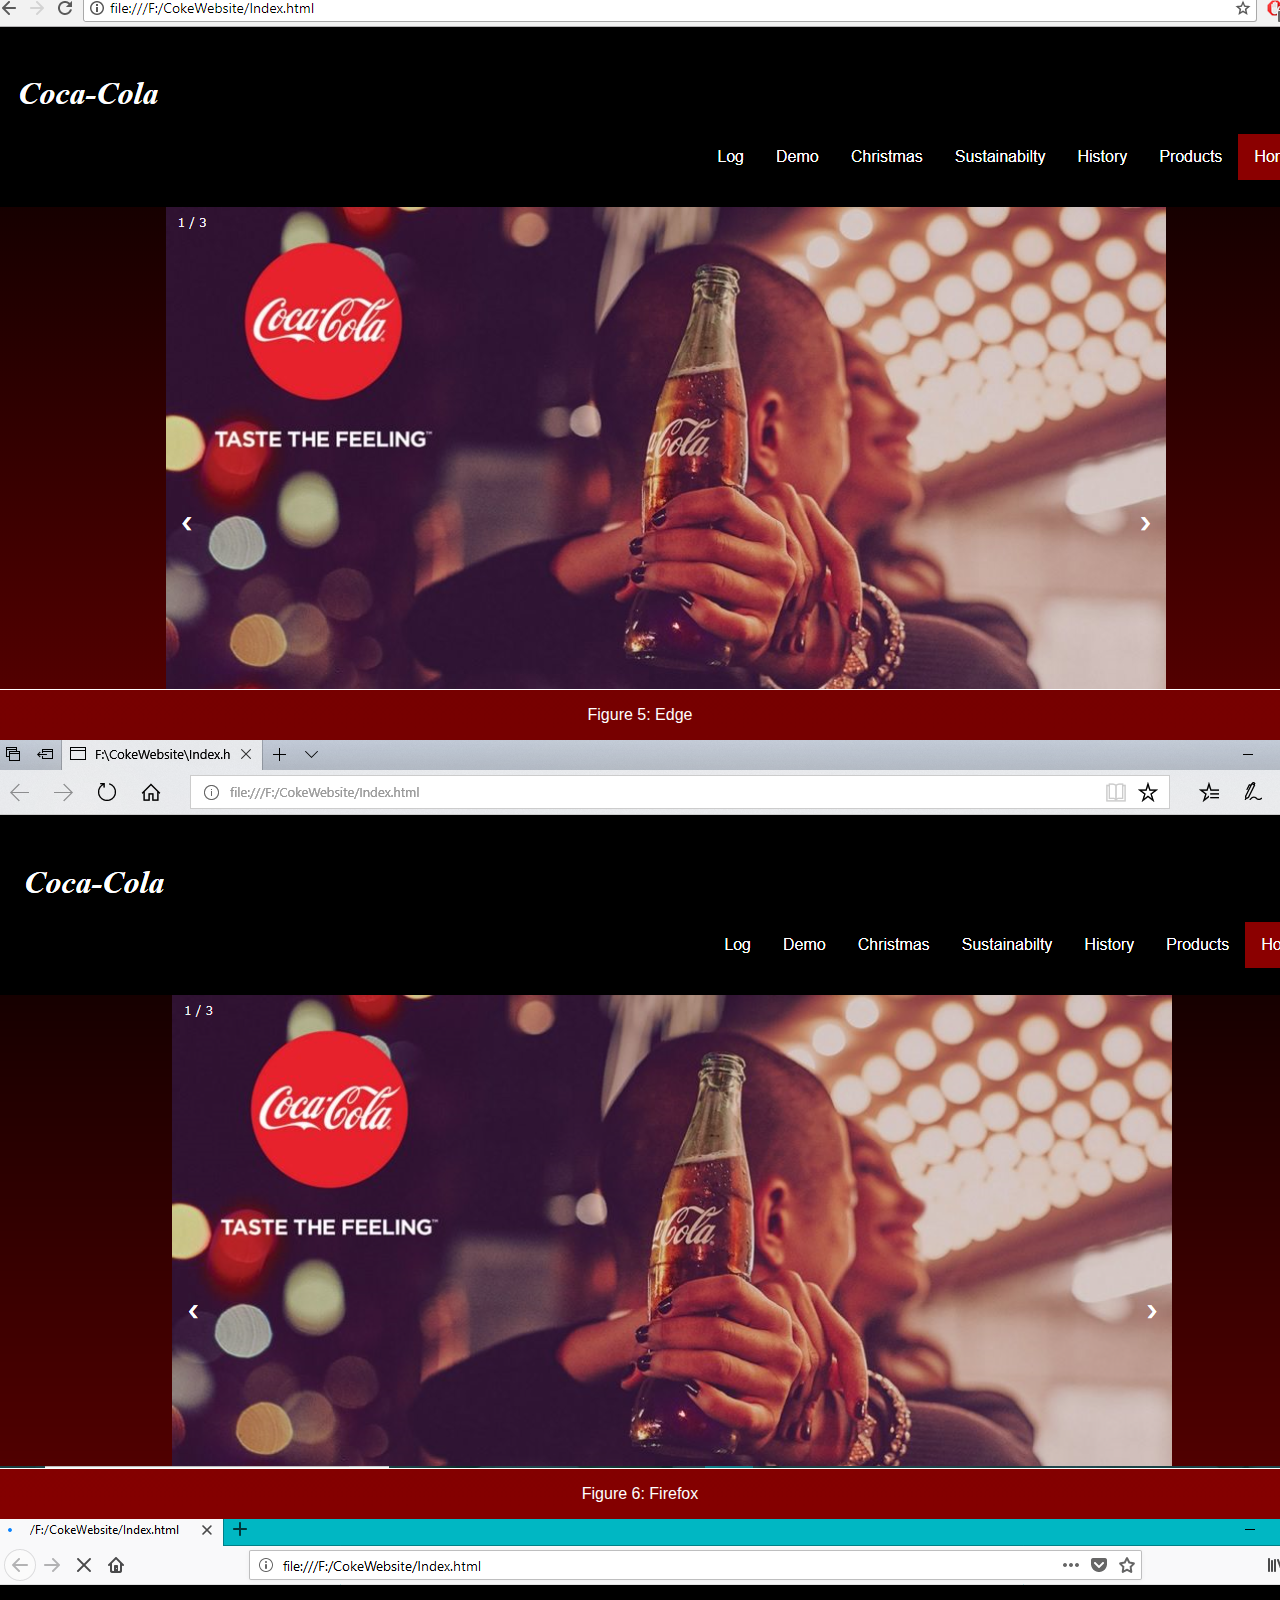
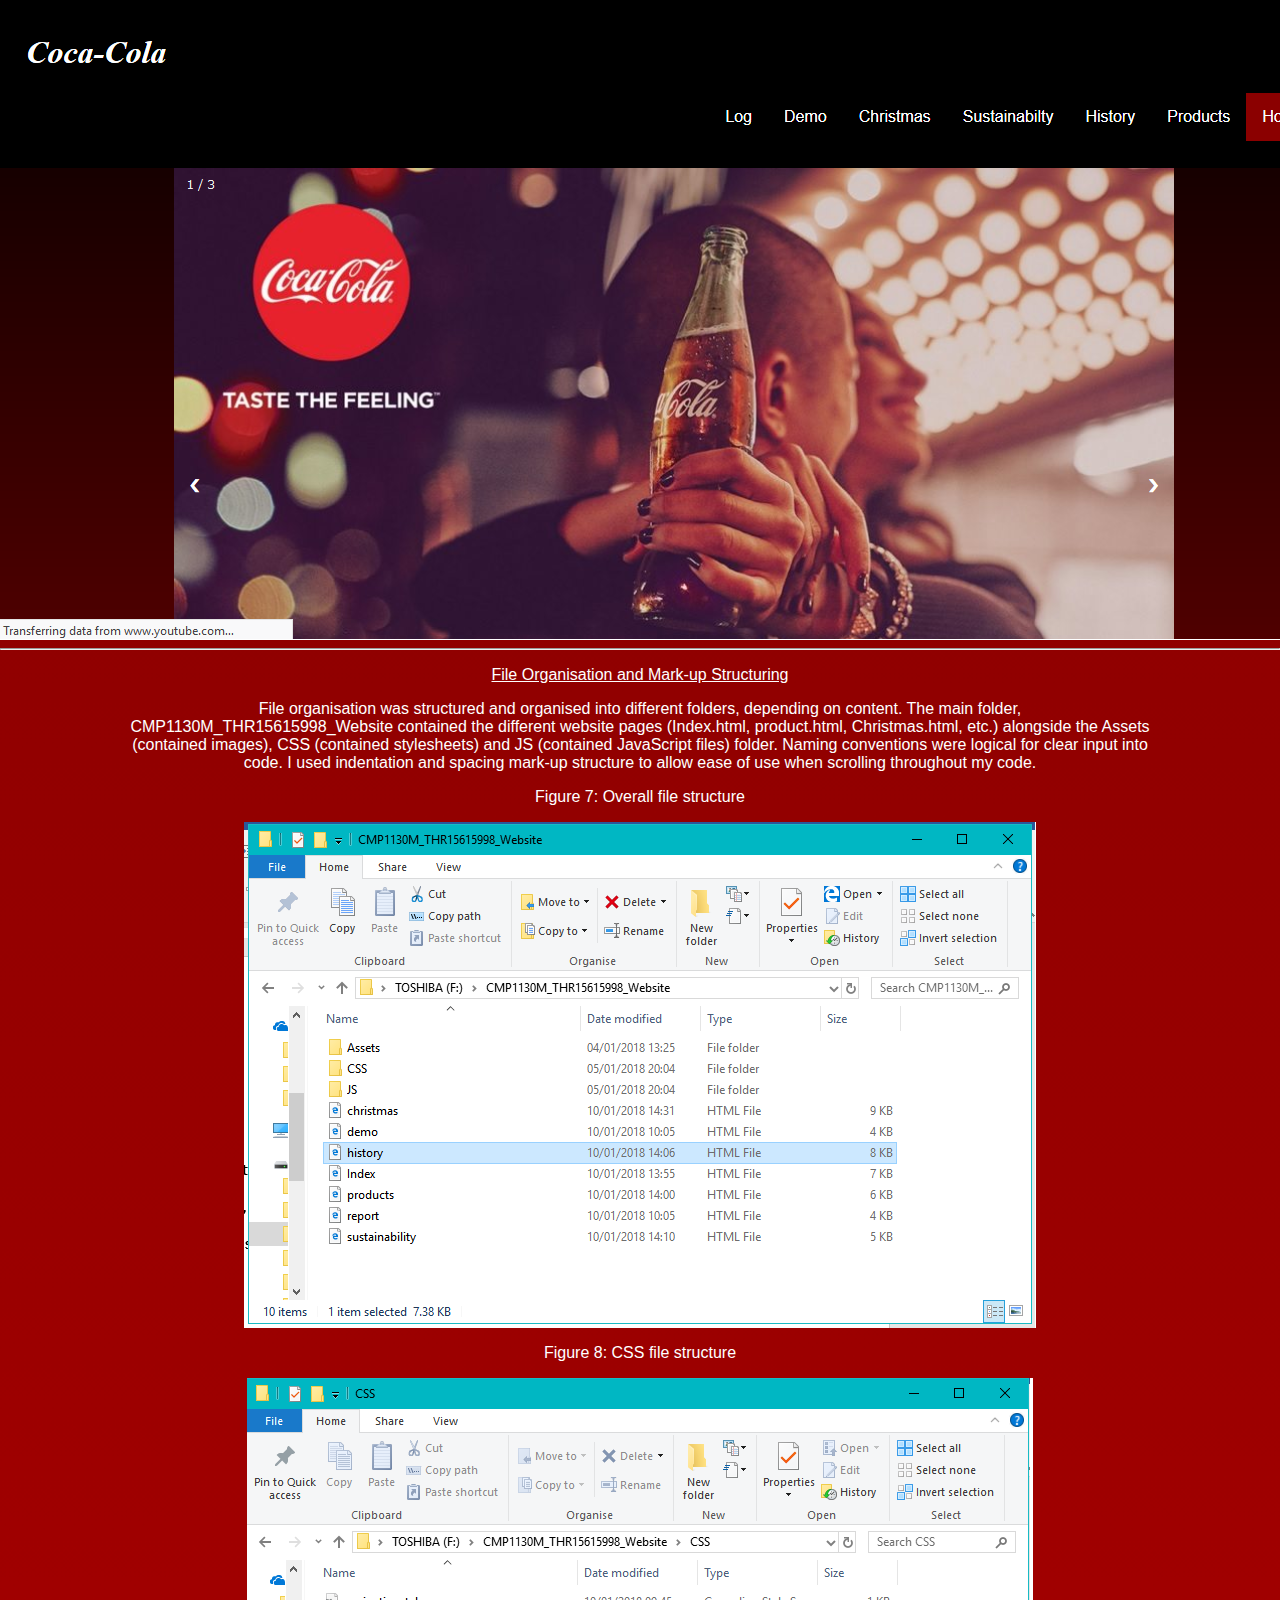
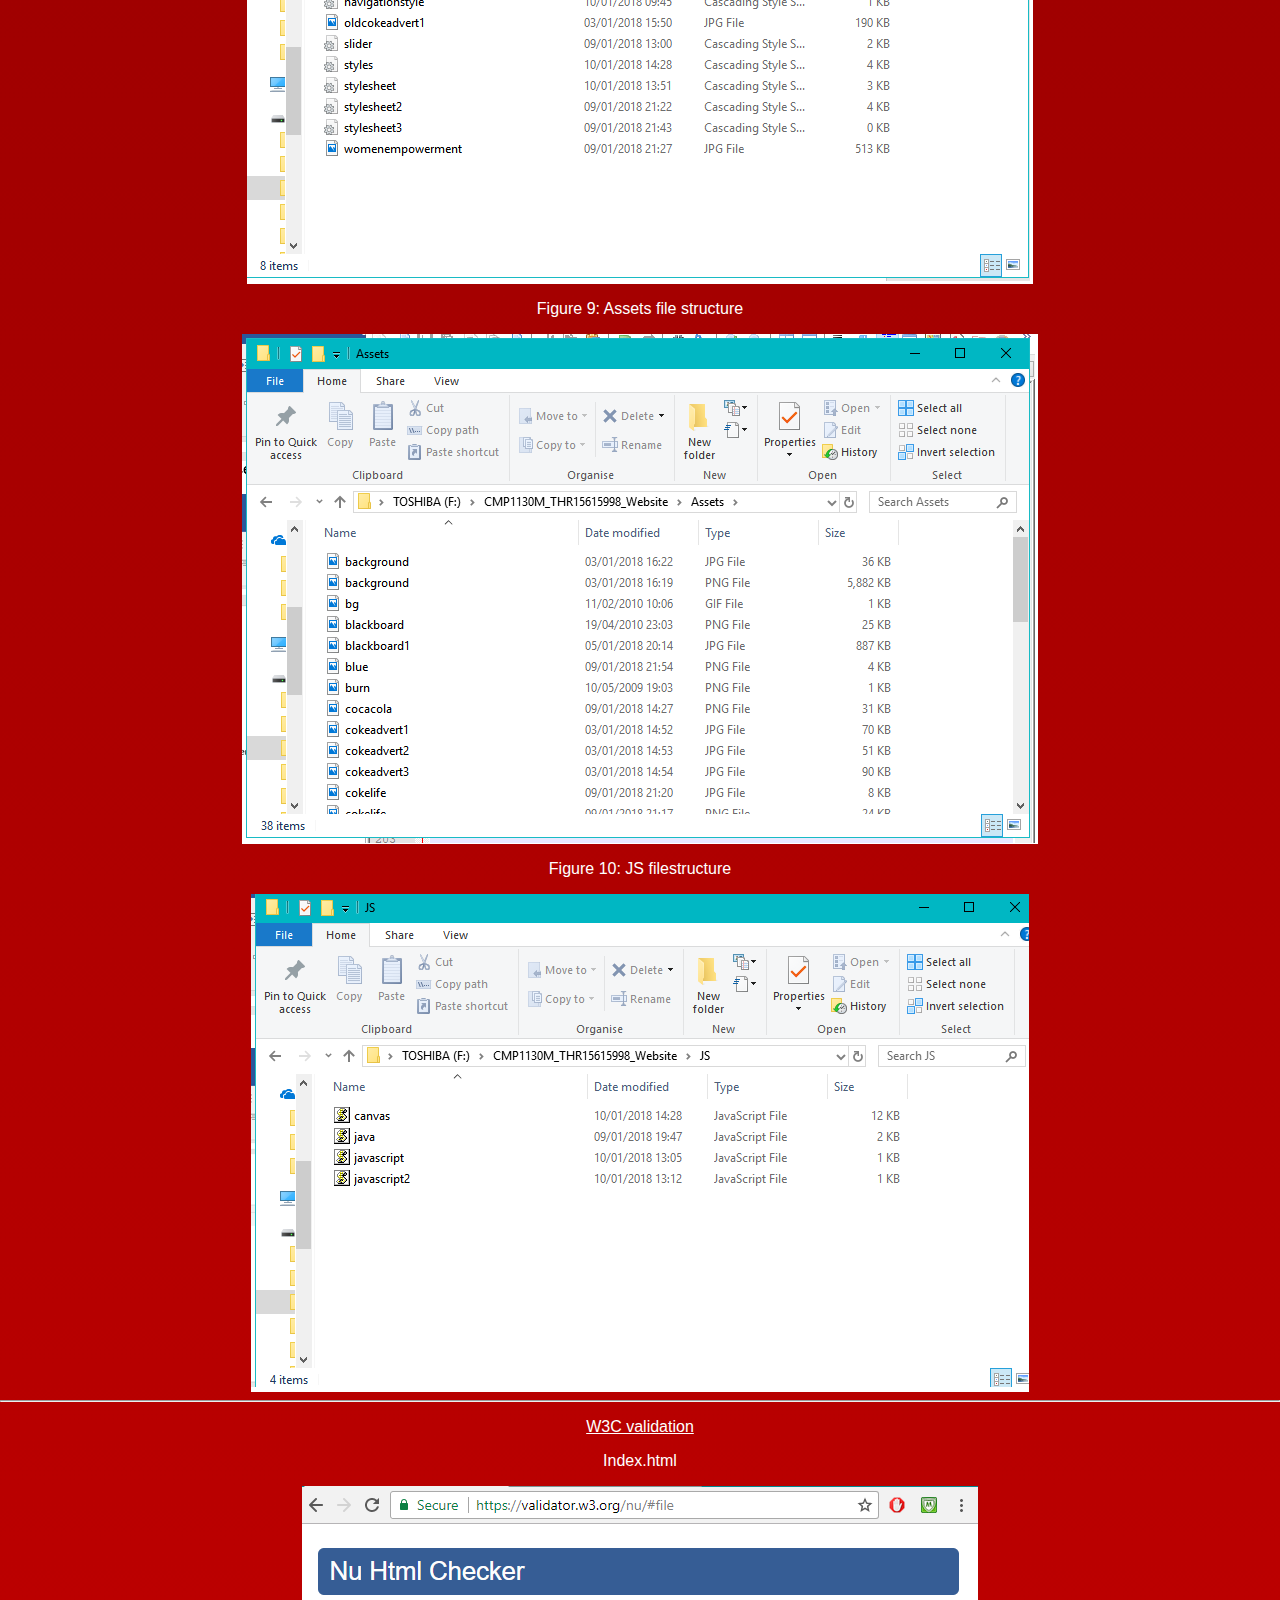
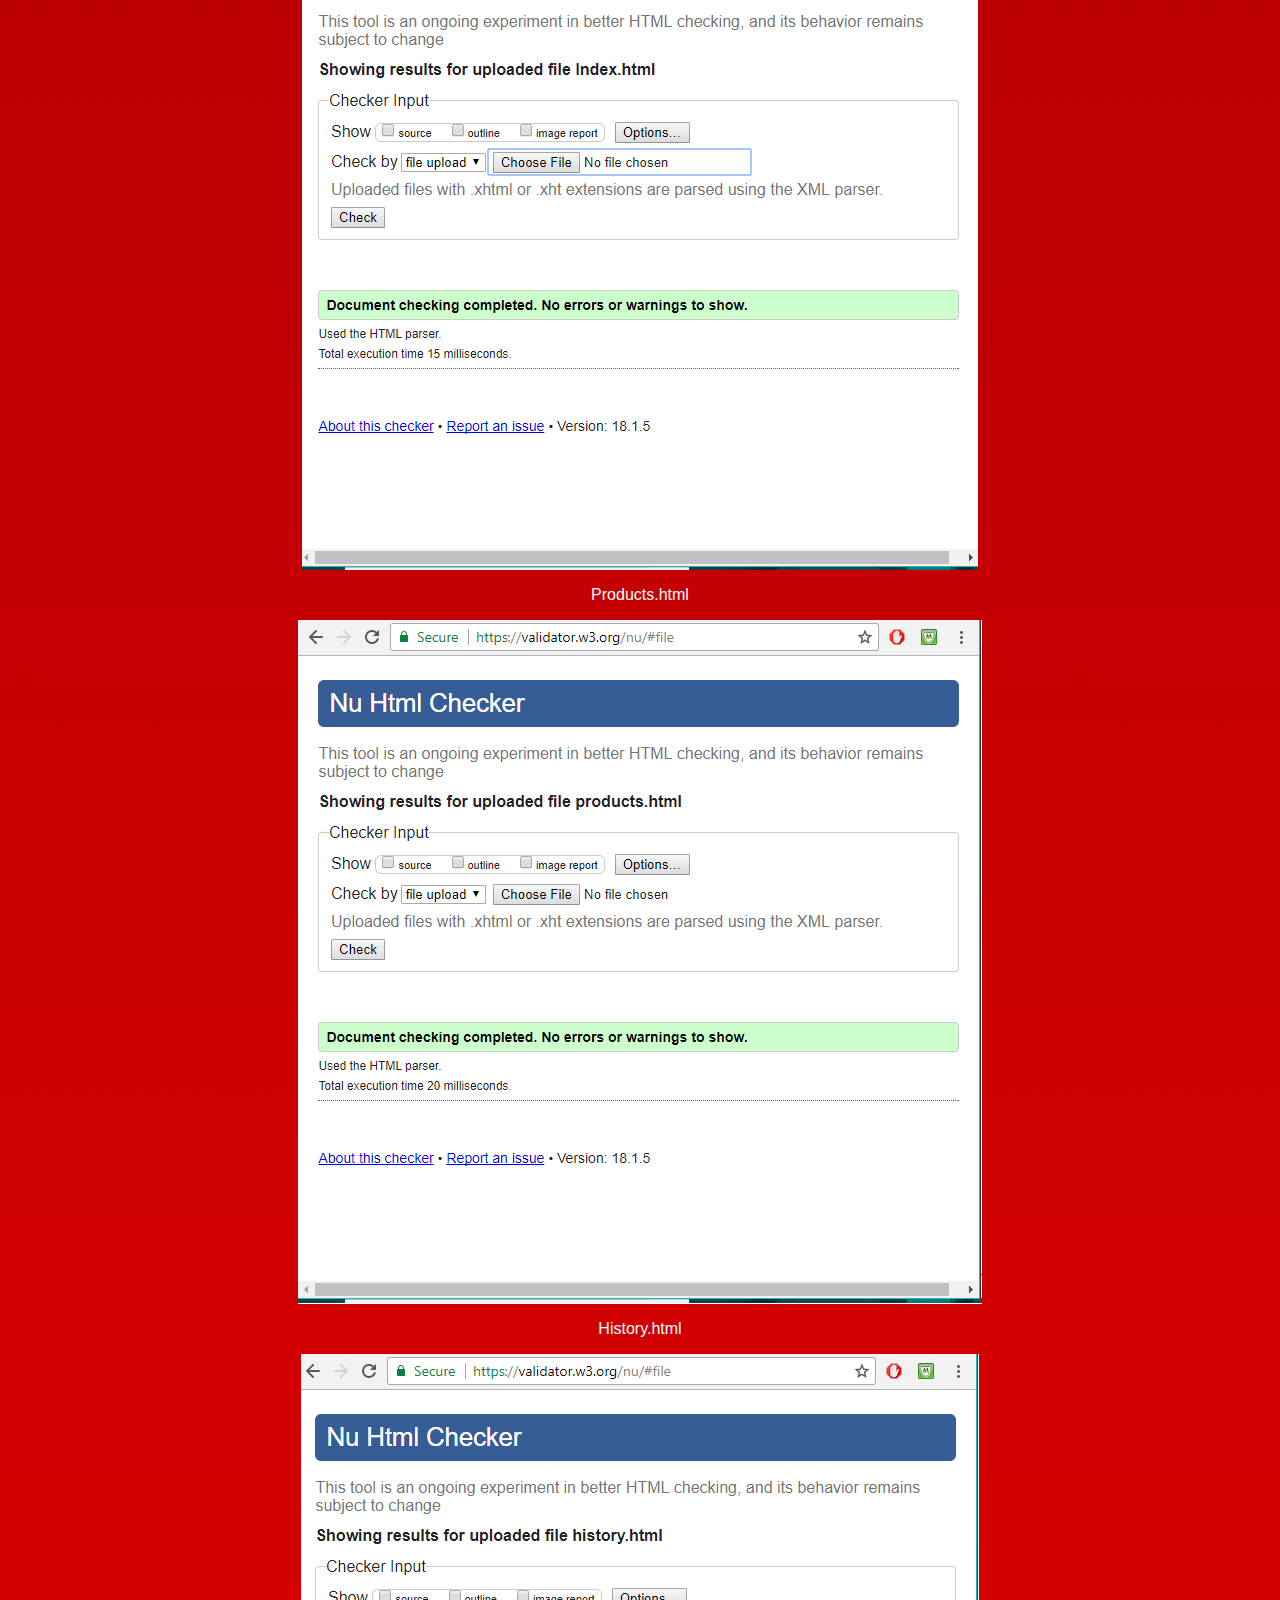
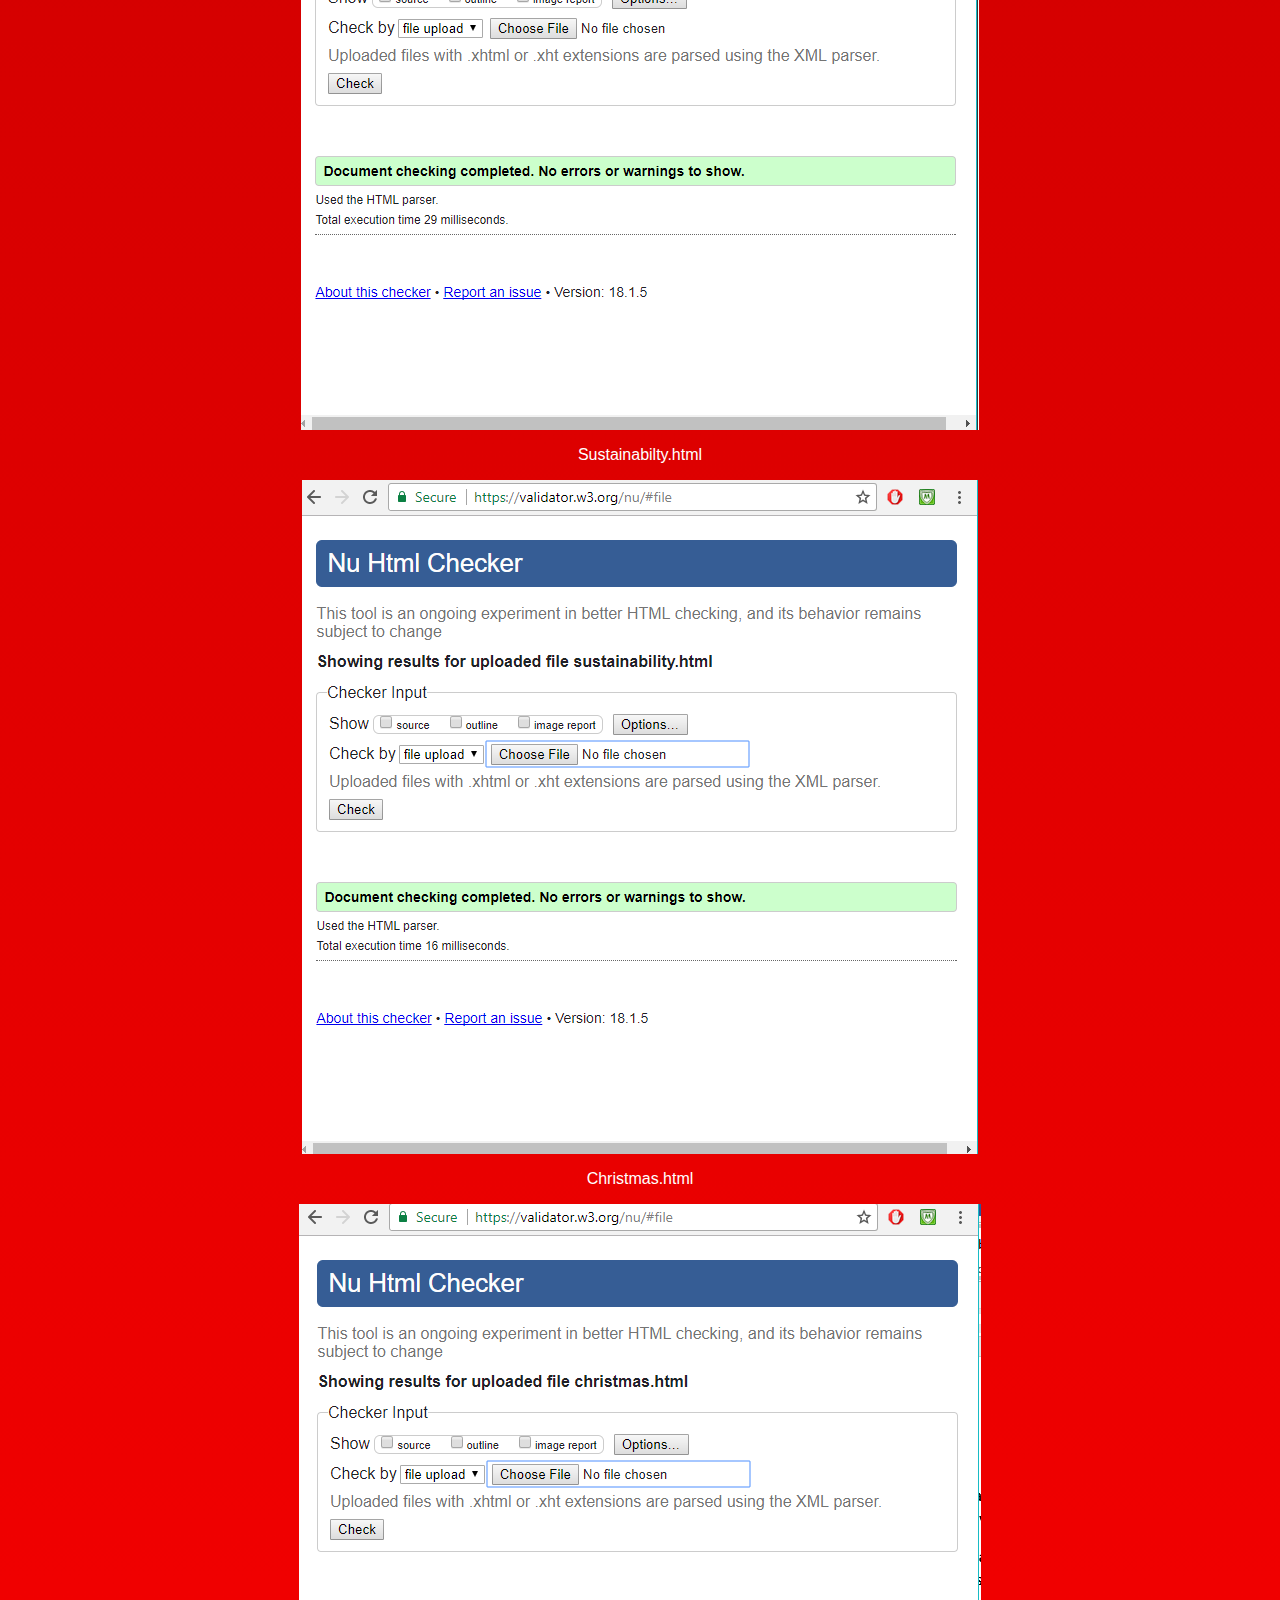
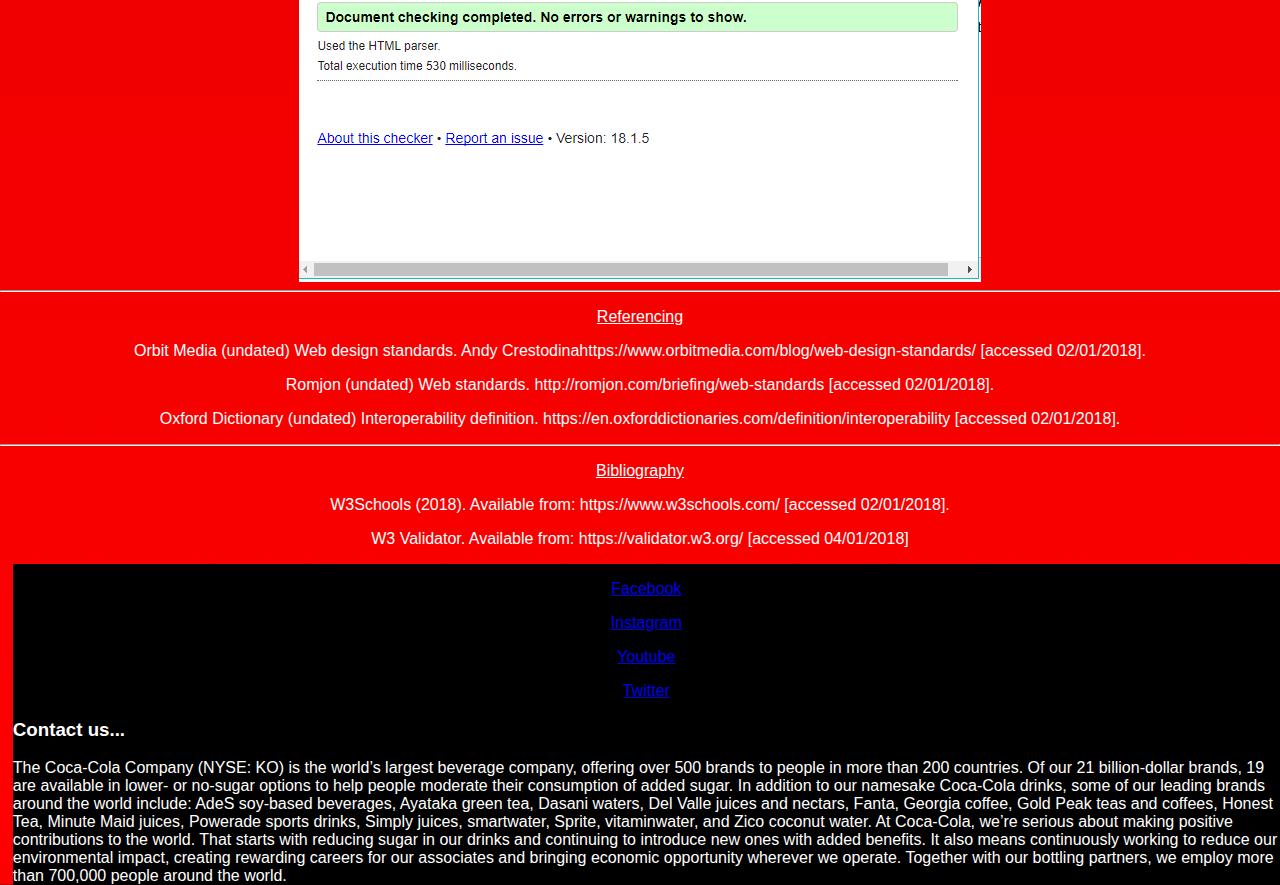
<file: report.html>
<!DOCTYPE html>
<html lang="en">
<head>
<title>Coca-Cola</title>
   <!-- JQUERY -->
    <script src="https://ajax.googleapis.com/ajax/libs/jquery/3.2.1/jquery.min.js"></script>
   <!-- JAVASCRIPT-->
    <script src="JS/javascript.js"></script>
	 <script src="JS/javascript2.js"></script>
   <!-- STYLESHEETS -->
    <link rel="stylesheet" type="text/css" href="CSS/stylesheet.css">
    <link rel="stylesheet" type="text/css" href="CSS/navigationstyle.css">
    <link rel="stylesheet" type="text/css" href="CSS/slider.css">
   <!-- VIEWPORT-->
  <meta name="viewport" content="width=device-width, initial-scale=1.0">
  <meta charset="utf-8">
  
</head>
<body>
<h1>Coca-Cola</h1>
   <!-- NAVIGATION -->
	<ul class="topnav">
	
		<li><a  href="index.html">Home</a></li>
		<li><a href="products.html">Products</a></li>
		<li><a href="history.html">History</a></li>
		<li><a href="sustainability.html">Sustainabilty</a></li>
		<li><a href="christmas.html">Christmas</a></li>
		<li><a href="demo.html">Demo</a></li>
		<li><a class="active" href="report.html">Log</a></li>
	</ul>
	
	
	
	<h1>CMP1130M Web Authoring - Danielle Threlfall - Student ID: THR15615998 </h1>
	<br>
	
	<hr>
	<p><u>Contents</u></p>
	<p>...Introduction... </p>
	<p>...Web Standards and Specifications...</p>		
	<p>...Interoperability, Specific techniques, and Challenges...</p>		
	<p>...File organisation and Mark-up Structuring...</p>		
	<p>...W3C Validation...</p>
	<p>...Reference and Bibliography...</p>
	<hr>

	
	<p><u>Introduction</u></p>
    <p>The CMP1130M Web Authoring assessment allowed understanding of the strengths and weaknesses of current web specifications and standards over previous versions ensuring maximum interoperability. Furthermore, to ensure that our websites met current web standards and specifications, we had a peer review session.  This allowed us to present our website design for improvement and expanding our feature list.  Our websites could include hyperlinks, text effects and graphical styles, multimedia and local web storage.</p>
	<hr>	
	
	<p><u>Web Standards and Specifications</u></p>
    <p> “They’re a set of rules that web designers follow... They are guidelines for clarity and usability.”  (Orbit Media). These rules allow web designers, to create a website that all users will be able to use and navigate.  Each key feature, such as logo, navigation and social media icons, are all situated in the same places in different websites that allow for ease of use. Past standard and specification were not followed as closely therefore websites tended to look differently.  This ensued chaos for users as they had to figure out where features were within the website.</p>
	<p>Current web standards include and what I included:</p>
	<p>...Logo/brand name in the top left...</p>
	<center><img src="Assets/logname.png" alt="logname"></center>
	<p>The English language governs us to read left to right therefore the brand name is view first immediately showing what company website they are viewing. </p>
	
	<p>...Main navigation across the top...</p>
	<center><img src="Assets/lognav.png" alt="lognav"></center>
	<p>The navigation at the top, allows for ease of use at the navigation is clearly seen and the position will not change.  </p>
	
	<p>...Home page slideshow...</p>
	<center><img src="Assets/logslide.png" alt="logslide"></center>
	<p>A slideshow on the homepage gives the user a small look into the brand and is a professional and effective way of showing off the brand.</p>
		
	<p>...Social media hyperlinks in the footer...</p>
	<center><img src="Assets/logsocial.png" alt="logsocial"></center>
	<p>The social media hyperlinks in the footer allow for ease of use as they can clearly be seen and the position will not change.</p>
	
	<p>...Responsive design...</p>
	<center><img src="Assets/logresponsive.png" alt="logresponsive"></center>
	<p>Responsive navigation allows it to be used in different browsers and different devices such as mobile. </p>
	
	<br>
	
	<p>Additionally, there other standards such as the brand standards, for example I choose Coca-Cola therefore I had specific colours such as red, white and black to show the brand.  Also, there are coding standards governed by the W3C, this allows for a continuity of elements working within the website and browser.  Furthermore, there are accessibility standards which make the website accessible to everyone.</p>
	<p>A strength of using a set of web standards and specifications is that there is overall reduced cost due to responsive design for mobile, for different web browsers, for consoles, etc.  As dedicated companies are not needed to alter the website for the different platforms thus diminishing the cost of the website.  Another strength is that the website is more compact as there is less code within the webpage.  Therefore, search engines have less to compile so relevant information can be extracted efficiently.  Furthermore, another strength is “Forward compatibility” (Romjon), if every website is working on the same web standards and specifications then there is an increasing pressure to carry this forward, thereby making all websites more reliable.  </p>
    <p>A weakness of current web standards and specifications include a higher knowledge of them, creating stricter coding standards.  Thereby, developers will have to acquire new knowledge thereby increasing the price of hiring.  So, smaller businesses cannot afford these developers so create websites does not follow current web standards and specifications, putting them at a disadvantage.  Or, not having a website, putting them at a further disadvantage. </p>
	<hr>	


	<p><u>Interoperability, Specific techniques, and Challenges</u></p>	
	<p> “The ability of computer systems or software to exchange and make use of information.  Interoperability between devices made by different manufacturers” (Oxford Dictionary).  A feature of our website had to have responsive design, therefore it had to work on mobile devices and different web browsers.  </p>
	<p>...An element of interoperability I used was using % for width thereby allowing videos and images to shrink or growth for different browsers and mobile devices.  (Figure 1)...</p>
	<p>...Another element of interoperability I used was using JQUERY for certain features within my websites that when viewing them of mobile devices look better so that the website was responsive.  Firstly, I used a query for the navigation feature, as the horizontal navigation that would not fit on a straight line on a mobile device, is then vertical like a list.  (Figure 2)  Additionally, I used a query on my timeline, so that all boxes are on the right of the line so that the feature is not reduced in size dramatically if some boxes were kept of the left.  Thus, creative a responsive timeline for mobile users.   (Figure 3)...</p>
	<p>...A further element of interoperability I used was making sure that my website worked in different browsers, I tested this by running the website within each browser (Figure 4, Figure 5 and Figure 6)...</p>
	<p>A challenge I faced was with my navigation as the media queries were temperamental and sometimes did not work on certain browsers or mobile devices. Or, increased the width of my webpage inserting a horizontal scroller, hiding a proportion of my webpage.  I had to work around this and figure out how to not have increase. I did this by removing the width of the navigation as it was at 100% which can cause errors, and this seemed to remove the problem.</p>
	
	<p>Figure 1: Using %</p>
	<center><img src="Assets/logwidth.png" alt="logwidth"></center>
	<p>Figure 2: Responsive Design</p>
    <center><img src="Assets/logresponsive.png" alt="logresponsive"></center>
	<p>Figure 3: Responsive Design</p>
	<center><img src="Assets/logtimeline.png" alt="logtimeline"></center>
	<p>Figure 4: Chrome</p>
	<center><img src="Assets/logchrome.png" alt="logchrome"></center>
	<p>Figure 5: Edge</p>
	<center><img src="Assets/logedge.png" alt="logedge"></center>
	<p>Figure 6: Firefox</p>
	<center><img src="Assets/logfirefox.png" alt="logfirefox"></center>

	<hr>
	<p><u>File Organisation and Mark-up Structuring</u></p>
	<p>File organisation was structured and organised into different folders, depending on content.  The main folder, CMP1130M_THR15615998_Website contained the different website pages (Index.html, product.html, Christmas.html, etc.) alongside the Assets (contained images), CSS (contained stylesheets) and JS (contained JavaScript files) folder.  Naming conventions were logical for clear input into code. I used indentation and spacing mark-up structure to allow ease of use when scrolling throughout my code.  </p>
	<p>Figure 7: Overall file structure</p>
	<center><img src="Assets/logoverallfile.png" alt="logwidth"></center>
	<p>Figure 8: CSS file structure</p>
    <center><img src="Assets/logcssfile.png" alt="logresponsive"></center>
	<p>Figure 9: Assets file structure</p>
	<center><img src="Assets/logassetsfile.png" alt="logtimeline"></center>
	<p>Figure 10: JS filestructure</p>
	<center><img src="Assets/logjsfile.png" alt="logchrome"></center>
	
	
		<hr>
	<p><u>W3C validation</u></p>
	<p>Index.html</p>
	<center><img src="Assets/logindex.png" alt="logindex"></center>
	<p>Products.html</p>
    <center><img src="Assets/logproducts.png" alt="logproducts"></center>
	<p>History.html</p>
	<center><img src="Assets/loghistory.png" alt="loghistory"></center>
	<p>Sustainabilty.html</p>
	<center><img src="Assets/logsustain.png" alt="logsustain"></center>
	<p>Christmas.html</p>
	<center><img src="Assets/logchristmas.png" alt="logchristmas"></center>
	
	<hr>
	<p><u>Referencing</u></p>
	<p>Orbit Media (undated) Web design standards. Andy Crestodinahttps://www.orbitmedia.com/blog/web-design-standards/ [accessed 02/01/2018].</p>
	<p>Romjon (undated) Web standards. http://romjon.com/briefing/web-standards [accessed 02/01/2018].</p>
	<p>Oxford Dictionary (undated) Interoperability definition. https://en.oxforddictionaries.com/definition/interoperability [accessed 02/01/2018].</p>
	<hr>
	<p><u>Bibliography</u></p>
	<p>W3Schools (2018).  Available from: https://www.w3schools.com/ [accessed 02/01/2018].</p>
	<p>W3 Validator.  Available from: https://validator.w3.org/ [accessed 04/01/2018]</p>	
	
	
	
	

	<!-- Contact information + brand information -->
	<div id="contact">
	 
		<p><a href="https://www.facebook.com/cocacolaGB/?brand_redir=40796308305">Facebook</a></p>
		<p><a href="https://www.instagram.com/cocacola/?hl=en">Instagram</a></p>
		<p><a href="https://www.youtube.com/channel/UCosXctaTYxN4YPIvI5Fpcrw">Youtube</a></p>
		<p><a href="https://twitter.com/CocaCola?ref_src=twsrc%5Egoogle%7Ctwcamp%5Eserp%7Ctwgr%5Eauthor">Twitter</a></p>
	<h3>Contact us...</h3>


	The Coca-Cola Company (NYSE: KO) is the world’s largest beverage company, offering over 500 brands to people in more than 200 countries. Of our 21 billion-dollar brands, 19 are available in lower- or no-sugar options to help people moderate their consumption of added sugar. In addition to our namesake Coca-Cola drinks, some of our leading brands around the world include: AdeS soy-based beverages, Ayataka green tea, Dasani waters, Del Valle juices and nectars, Fanta, Georgia coffee, Gold Peak teas and coffees, Honest Tea, Minute Maid juices, Powerade sports drinks, Simply juices, smartwater, Sprite, vitaminwater, and Zico coconut water. At Coca-Cola, we’re serious about making positive contributions to the world. That starts with reducing sugar in our drinks and continuing to introduce new ones with added benefits. It also means continuously working to reduce our environmental impact, creating rewarding careers for our associates and bringing economic opportunity wherever we operate. Together with our bottling partners, we employ more than 700,000 people around the world.
	</div> 


	<!-- To the top button -->
	<button onclick="topFunction()" id="myBtn" title="Go to top">Top</button>
		
</body>
</html>
</file>
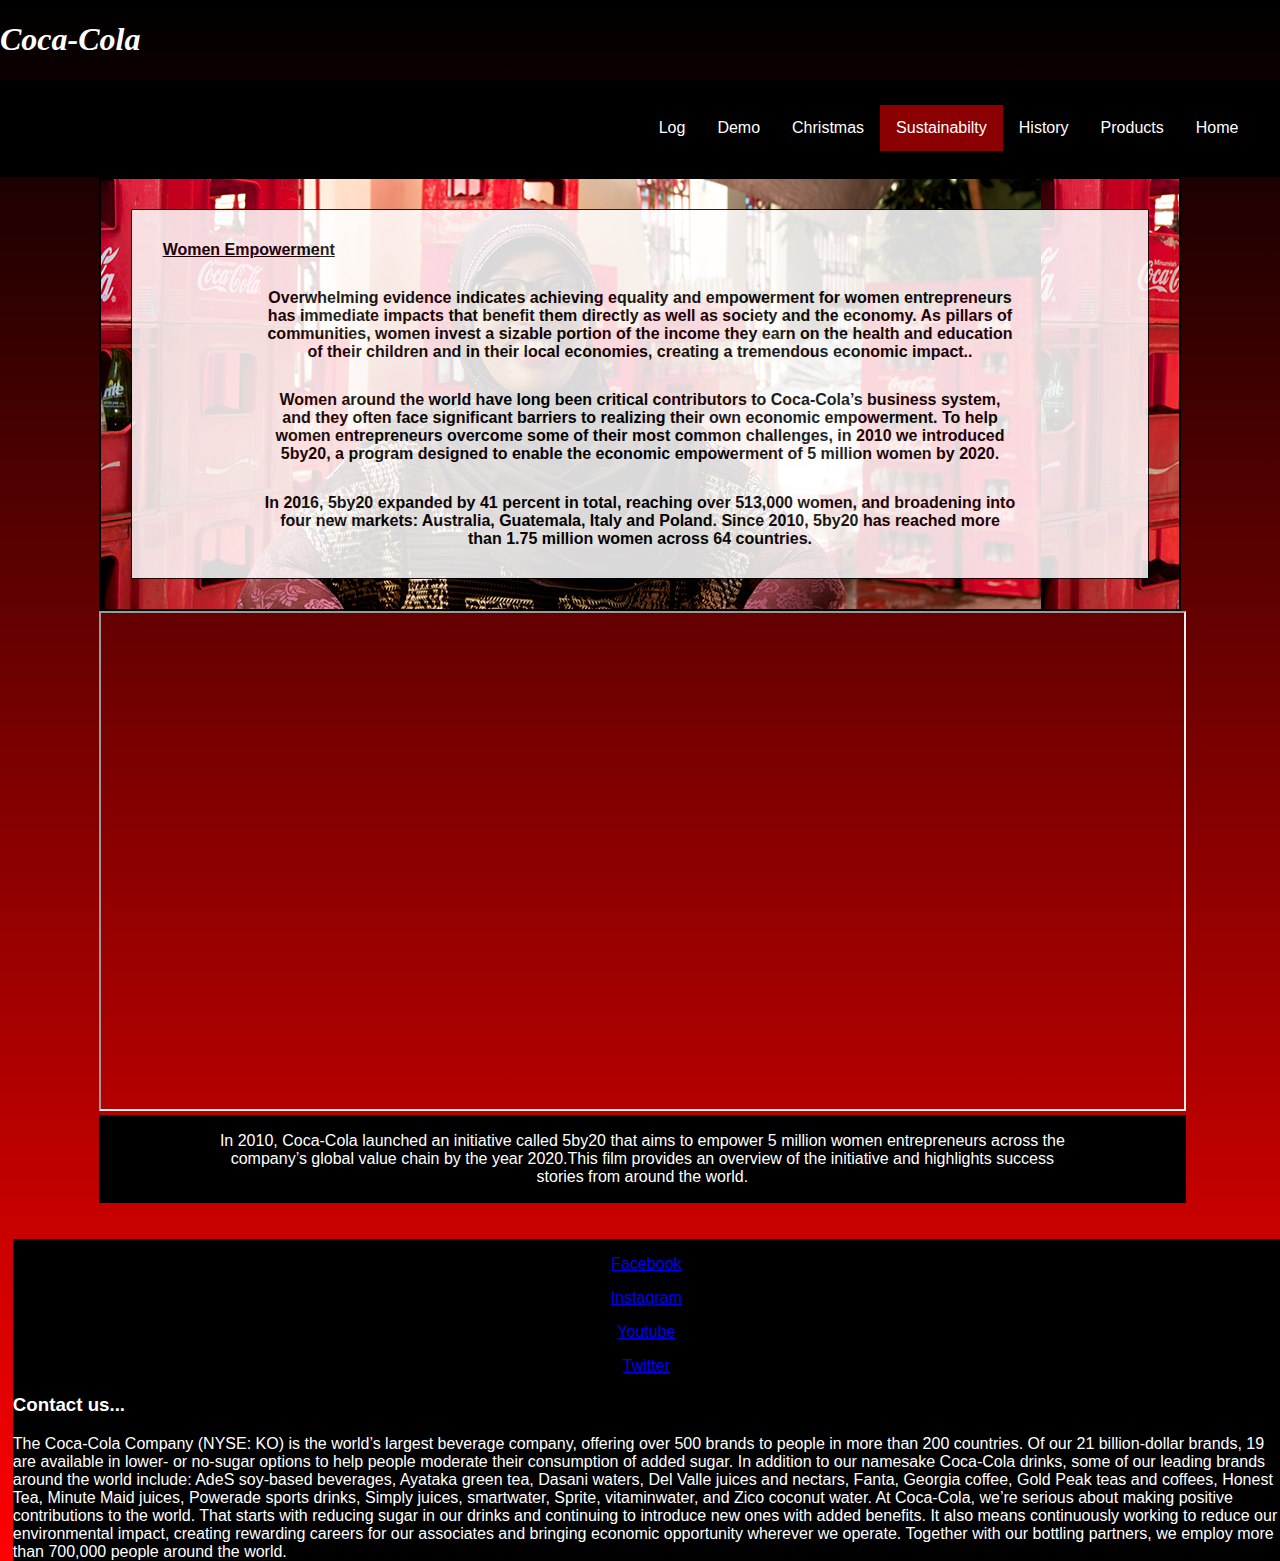
<file: sustainability.html>
<!DOCTYPE html>
<html lang="en">
<head>
<title>Coca-Cola</title>
   <!-- JQUERY -->
    <script src="https://ajax.googleapis.com/ajax/libs/jquery/3.2.1/jquery.min.js"></script>
   <!-- JAVASCRIPT-->
    <script src="JS/javascript.js"></script>
	 <script src="JS/javascript2.js"></script>
   <!-- STYLESHEETS -->
    <link rel="stylesheet" type="text/css" href="CSS/stylesheet.css">
    <link rel="stylesheet" type="text/css" href="CSS/navigationstyle.css">
    <link rel="stylesheet" type="text/css" href="CSS/slider.css">
   <!-- VIEWPORT-->
  <meta name="viewport" content="width=device-width, initial-scale=1.0">
    <meta charset="utf-8">
</head>
<body>
	<h1>Coca-Cola</h1>
   <!-- NAVIGATION -->
	<ul class="topnav">

		<li><a  href="index.html">Home</a></li>
		<li><a href="products.html">Products</a></li>
		<li><a href="history.html">History</a></li>
		<li ><a class="active" href="sustainability.html">Sustainabilty</a></li>
		<li ><a href="christmas.html">Christmas</a></li>
		<li ><a href="demo.html">Demo</a></li>
		<li ><a href="report.html">Log</a></li>
	</ul>

     

	<div class="background2">
	  <div class="transbox">
			<h4><u> Women Empowerment</u></h4>
		<p>Overwhelming evidence indicates achieving equality and empowerment for women entrepreneurs has immediate impacts that benefit them directly as well as society and the economy. As pillars of communities, women invest a sizable portion of the income they earn on the health and education of their children and in their local economies, creating a tremendous economic impact..</p>
		<p>Women around the world have long been critical contributors to Coca-Cola’s business system, and they often face significant barriers to realizing their own economic empowerment. To help women entrepreneurs overcome some of their most common challenges, in 2010 we introduced 5by20, a program designed to enable the economic empowerment of 5 million women by 2020. </p>
		<p>In 2016, 5by20 expanded by 41 percent in total, reaching over 513,000 women, and broadening into four new markets: Australia, Guatemala, Italy and Poland. Since 2010, 5by20 has reached more than 1.75 million women across 64 countries.</p>
	  </div>
	</div>

	<div id="sustaincontainer">
	<iframe id="sustainvid" 
		src="https://www.youtube.com/embed/bZUSxtgSq-c">
	</iframe>
	<div class="boxed">
	<p>In 2010, Coca-Cola launched an initiative called 5by20 that aims to empower 5 million women entrepreneurs across the company’s global value chain by the year 2020.This film provides an overview of the initiative and highlights success stories from around the world.</p>
	</div>
	</div>
	<br>
	<br>

	<!-- Contact information + brand information -->
	<div id="contact">
	 
		<p><a href="https://www.facebook.com/cocacolaGB/?brand_redir=40796308305">Facebook</a></p>
		<p><a href="https://www.instagram.com/cocacola/?hl=en">Instagram</a></p>
		<p><a href="https://www.youtube.com/channel/UCosXctaTYxN4YPIvI5Fpcrw">Youtube</a></p>
		<p><a href="https://twitter.com/CocaCola?ref_src=twsrc%5Egoogle%7Ctwcamp%5Eserp%7Ctwgr%5Eauthor">Twitter</a></p>
	<h3>Contact us...</h3>


	The Coca-Cola Company (NYSE: KO) is the world’s largest beverage company, offering over 500 brands to people in more than 200 countries. Of our 21 billion-dollar brands, 19 are available in lower- or no-sugar options to help people moderate their consumption of added sugar. In addition to our namesake Coca-Cola drinks, some of our leading brands around the world include: AdeS soy-based beverages, Ayataka green tea, Dasani waters, Del Valle juices and nectars, Fanta, Georgia coffee, Gold Peak teas and coffees, Honest Tea, Minute Maid juices, Powerade sports drinks, Simply juices, smartwater, Sprite, vitaminwater, and Zico coconut water. At Coca-Cola, we’re serious about making positive contributions to the world. That starts with reducing sugar in our drinks and continuing to introduce new ones with added benefits. It also means continuously working to reduce our environmental impact, creating rewarding careers for our associates and bringing economic opportunity wherever we operate. Together with our bottling partners, we employ more than 700,000 people around the world.
	</div> 


	<!-- To the top button -->
	<button onclick="topFunction()" id="myBtn" title="Go to top">Top</button>
		
</body>
</html>
</file>
<file: CSS/stylesheet.css>
h1
	{
		color:white;
		font-family: Serif;
		 font-style: italic;
		
	}
	body 
	{
	margin:0;
	background: linear-gradient(black, red);
	font-family: Sans-serif;
  	}

p
{
	color:white;
	padding-left:10%;
	padding-right:10%;
	text-align:center;
	font-family: Sans-serif;
}

#sustainvid
{
	width:92%;
	height: 500px;
}

div.background {
  background: url(oldcokeadvert1.jpg) repeat;
  border: 2px solid black;
  width:84.5%;
  margin-left:7.75%;
 
}

div.background2 {
  background: url(womenempowerment.jpg) repeat;
  border: 2px solid black;
  width:84.5%;
  margin-left:7.75%;
 
}

div.transbox {
  margin: 30px;
  background-color: #ffffff;
  border: 1px solid black;
  opacity: 0.85;
  filter: alpha(opacity=85); /* For IE8 and earlier */
}

div.transbox p {
  margin: 3%;
  font-weight: bold;
	font-family: Sans-serif;
  color: #000000;
}

div.transbox h4 {
  margin: 3%;
  font-weight: bold;
	font-family: Sans-serif;
  color: #000000;
}

#sustaincontainer
{
	 margin-left:7.75%;
	
}

.boxed {
	
	width: 92%;
	  border: 1px solid black ;
  background-color: #000000;
 
}





h3
{
	color: white;
		font-family: Sans-serif;
}
#contact
{
	float:right;
	background-color: #000000;
	width:99%;
	
	font-family: Sans-serif;
	color:white;
}



table {
	font-family: Sans-serif;
    border-collapse: collapse;
    width: 99%;
	background-color:black;
	
}

td, th {
    border: 1px solid #dddddd;
    text-align: left;
    padding: 8px;
	
}

td
{
	color:white;
	font-family: Sans-serif;
}
th{
	color:white;
		font-family: Sans-serif;
	
}
tr:nth-child(even) {
    background-color: red;
}

#myBtn {
  display: none;
  position: fixed;
  bottom: 20px;
  right: 30px;
  z-index: 99;
  border: none;
  outline: none;
  background-color: red;
  color: white;
  cursor: pointer;
  padding: 15px;
  border-radius: 10px;
 	font-family: Sans-serif;
}

#myBtn:hover {
  background-color: #555;
}
#quiz
{
	margin-left:20%;
	margin-right:20%;
	border: solid white;
	color: white;
	font-family; sans-serif;
	
	
	
}
</file>
<file: CSS/navigationstyle.css>
body {
	margin:0;
background: linear-gradient(black, red)}


ul.topnav {
  list-style-type: none;
    margin: 0;
    padding: 2%;
    overflow: hidden;
    background-color: #000000;
    position: relative;
    top: 0;
}

ul.topnav li {float: right;}

ul.topnav li a {
display: block;
    color: white;
    text-align: center;
    padding: 14px 16px;
    text-decoration: none;
	font-family: Sans-serif;
}

ul.topnav li a:hover:not(.active) {background-color: #8B0000;}

ul.topnav li a.active {background-color: #8B0000;}



  @media screen and (max-width: 600px){

    ul.topnav li {float: none;}
	container{float: none;}
}
</file>
<file: CSS/slider.css>
* {box-sizing: border-box}
body {font-family: Verdana, sans-serif; margin:0}
.mySlides {display: none}
img {vertical-align: middle;}

/* Slideshow container */
.slideshow-container {
  max-width: 1000px;
  position: relative;
  margin: auto;
}

/* Next & previous buttons */
.prev, .next {
  cursor: pointer;
  position: absolute;
  top: 50%;
  width: auto;
  padding: 16px;
  margin-top: -22px;
  color: white;
  font-weight: bold;
  font-size: 18px;
  transition: 0.6s ease;
  border-radius: 0 3px 3px 0;
}

/* Position the "next button" to the right */
.next {
  right: 0;
  border-radius: 3px 0 0 3px;
}

/* On hover, add a black background color with a little bit see-through */
.prev:hover, .next:hover {
  background-color: rgba(0,0,0,0.8);
}

/* Caption text */
.text {
  color: #f2f2f2;
  font-size: 15px;
  padding: 8px 12px;
  position: absolute;
  bottom: 8px;
  width: 100%;
  text-align: center;
}

/* Number text (1/3 etc) */
.numbertext {
  color: #f2f2f2;
  font-size: 12px;
  padding: 8px 12px;
  position: absolute;
  top: 0;
}

/* The dots/bullets/indicators */
.dot {
  cursor: pointer;
  height: 15px;
  width: 15px;
  margin: 0 2px;
  background-color: #bbb;
  border-radius: 50%;
  display: inline-block;
  transition: background-color 0.6s ease;
}

.active, .dot:hover {
  background-color: #717171;
}

/* Fading animation */
.fade {
  -webkit-animation-name: fade;
  -webkit-animation-duration: 1.5s;
  animation-name: fade;
  animation-duration: 1.5s;
}

@-webkit-keyframes fade {
  from {opacity: .4} 
  to {opacity: 1}
}

@keyframes fade {
  from {opacity: .4} 
  to {opacity: 1}
}

/* On smaller screens, decrease text size */
@media only screen and (max-width: 300px) {
  .prev, .next,.text {font-size: 11px}
}
</file>
<file: CSS/styles.css>
/*  Websites reference when coding of customiser
	http://www.williammalone.com/articles/create-html5-canvas-javascript-drawing-app/
	https://www.html5canvastutorials.com/labs/html5-canvas-paint-application/
	https://code.tutsplus.com/tutorials/how-to-create-a-web-based-drawing-application-using-canvas--net-14288 
	http://www.primaryobjects.com/2011/10/05/creating-a-simple-paint-app-with-html5-canvas-and-javascript/
   */


@charset "UTF-8";
/* CSS Document */

* { margin:0; padding:0; }

/* Link Styles */
a:link {
	color: #999;
	text-decoration: none;
	cursor:pointer;
}
a:visited {
	text-decoration: none;
	color: #999;
}
a:hover {
	text-decoration: underline;
	color: #CCC;
}
a:active {
	text-decoration: none;
	color: #999;
}

body {
	
	color:#d7d7d7;
		font-size:100%;
	line-height:27px;
	font-family: Sans-serif;
}

#wrapper {
	position:relative;
	width:960px;
	margin:0 auto;
	padding-top:75px;
}


#blackboardPlaceholder {
	width:924px;
	height:599px;
	margin:0 auto;
	padding:14px 0 75px 14px;
	cursor:crosshair;
}

#drawingCanvas {
	position:absolute; 
	border:none;
	color:#FFF; 
	overflow:hidden;
	background-color:transparent;

}

.noscript { padding:50px 30px 0 40px; width:820px; }

#tempCanvas {
	position: absolute;
	width:897px; 
	height:532px; 
	overflow:hidden;
}

#selector {
	position:absolute;
	z-index:99999;
	margin-top:-30px;
}

#color { position:absolute; cursor:pointer; margin-top:-10px; right:70px; }
#nuke { position:absolute; cursor:pointer; margin-top:-10px; right:100px; }

#saveWrapper { position:absolute; right:0px; }

#convertpngbtn {
	float:right;
	margin-right:40px;
	margin-top:-10px;
	position:relative;
	z-index:9999;
	cursor:pointer;
	overflow:hidden;
}

#resetbtn { cursor:pointer; }

#textdownload { 
	display:none;
	position:absolute;
	font-family: Sans-serif;
	color:#000;
	font-size:100%;
	float:right; 
	margin-top:-10px;
	right:91px;
	width:250px;
	overflow:hidden;
}

/* The Tooltips */
.tooltip{
   position: absolute;
   top: 0;
   left: 0;
   z-index: 3;
   display: none;
   background-color:#F00;
}

select { 
	font-family: Sans-serif;
	font-size:100%;
	background-color:#EAEAEA;
}

/* The Color Toggle */
#colorTable {
	width:231px;
	height:132px; 
	position:absolute;
	margin-top:8px;
	z-index:999999;
	right:80px;
	background-color: #000000;
	display:none;
	cursor:pointer;
}

.color {
	position:relative;
	height:7px;
	width:7px;
	float:left; 
	padding:1px;
	margin:1px;
}

.color:hover{ border:solid 1px #FFF; margin:0px; }

/* Eraser */
#eraser {
	position:absolute;
	background:url(../Assets/eraser.png) no-repeat;
	left: 737px;
	top: 620px;
	width: 139px;
	height: 67px;
	z-index:99999;
	cursor:pointer;
}

/* Chalk Pieces */
#redChalk_button { cursor:pointer; position:absolute; z-index:99999; top:620px; left:160px; }
#greenChalk_button { cursor:pointer; position:absolute; z-index:99999; top:620px; left:400px; }
#blueChalk_button { cursor:pointer; position:absolute; z-index:99999; top:620px; left:480px; } 
#yellowChalk_button { cursor:pointer; position:absolute; z-index:99999; top:620px; left:320px; }
#orangeChalk_button { cursor:pointer; position:absolute; z-index:99999; top:620px; left:240px; }
#pinkChalk_button { cursor:pointer; position:absolute; z-index:99999; top:620px; left:560px; } 
#whiteChalk_button { cursor:pointer; position:absolute; z-index:99999; top:620px; left:80px; } 

/* Stroke Menu */
#strokeWeight { 
	background:url(../Assets/stroke-style.png) no-repeat;
	width:43px; 
	height:153px;
	position:absolute; 
	top:456px; 
	left:-18px; 
	z-index:1; 
	padding:8px 0 0 7px;
}

.stroke { cursor:pointer; margin-bottom:3px; }

#stroke-subtract {
	position:absolute;
	top:436px; 
	left:-13px;
	z-index:999999;
	cursor:pointer;
}

#stroke-add {
	position:absolute;
	top:436px; 
	left:5px;
	z-index:999999;
	cursor:pointer;
}
</file>
<file: CSS/stylesheet2.css>
* {
  box-sizing: border-box;
}
h1
	{
	color:white;
		font-family: Serif;
		 font-style: italic;
		
	}
/* Set a background color */
body 
	{
	margin:0;
	background: linear-gradient(black, red);
	
  	}

/* The actual timeline (the vertical ruler) */
.timeline {
  position: relative;
  max-width: 1200px;
  margin: 0 auto;
}

/* The actual timeline (the vertical ruler) */
.timeline::after {
  content: '';
  position: absolute;
  width: 6px;
  background-color: white;
  top: 0;
  bottom: 0;
  left: 50%;
  margin-left: -3px;
}

/* Container around content */
.container {
  padding: 10px 40px;
  position: relative;
  background-color: inherit;
  width: 50%;
}

/* The circles on the timeline */
.container::after {
  content: '';
  position: absolute;
  width: 25px;
  height: 25px;
  right: -17px;
  background-color: white;
  border: 4px solid #FF9F55;
  top: 15px;
  border-radius: 50%;
  z-index: 1;
}

/* Place the container to the left */
.left {
  left: 0;
}

/* Place the container to the right */
.right {
  left: 50%;
}

/* Add arrows to the left container (pointing right) */
.left::before {
  content: " ";
  height: 0;
  position: absolute;
  top: 22px;
  width: 0;
  z-index: 1;
  right: 30px;
  border: medium solid white;
  border-width: 10px 0 10px 10px;
  border-color: transparent transparent transparent white;
}

/* Add arrows to the right container (pointing left) */
.right::before {
  content: " ";
  height: 0;
  position: absolute;
  top: 22px;
  width: 0;
  z-index: 1;
  left: 30px;
  border: medium solid white;
  border-width: 10px 10px 10px 0;
  border-color: transparent white transparent transparent;
}

/* Fix the circle for containers on the right side */
.right::after {
  left: -16px;
}

/* The actual content */
.content {
  padding: 20px 30px;
  background-color: white;
  position: relative;
  border-radius: 6px;
  	font-family: Sans-serif;
}

/* Media queries - Responsive timeline on screens less than 600px wide */
@media all and (max-width: 600px) {
/* Place the timelime to the left */
  .timeline::after {
    left: 31px;
  }

/* Full-width containers */
  .container {
    width: 100%;
    padding-left: 70px;
    padding-right: 25px;
  }

/* Make sure that all arrows are pointing leftwards */
  .container::before {
    left: 60px;
    border: medium solid white;
    border-width: 10px 10px 10px 0;
    border-color: transparent white transparent transparent;
  }

/* Make sure all circles are at the same spot */
  .left::after, .right::after {
    left: 15px;
  }

/* Make all right containers behave like the left ones */
  .right {
    left: 0%;
  }
}

.fa {
  padding: 20px;
  font-size: 30px;
  width: 30px;
  text-align: center;
  text-decoration: none;
  margin: 5px 2px;
  border-radius: 50%;
}

.fa:hover {
    opacity: 0.7;
}

.fa-facebook {
  background: #3B5998;
  color: white;
  float:right;
}

.fa-twitter {
  background: #55ACEE;
  color: white;
  float:right

}


.fa-youtube {
  background: #bb0000;
  color: white;
  float:right
}

.fa-instagram {
  background: #125688;
  color: white;
  float:right
}



h3
{
	color: white;
	
}
#socialmedia
{
	border: solid white;
	float:right;
	background-color: #000000;
	width:100%;
	border-bottom-color: transparent;
	
}



#ending
{
	width:100%;
	float:left;
		background-color: #000000;
border: solid white;
color: white;
}

#myBtn {
  display: none;
  position: fixed;
  bottom: 20px;
  right: 30px;
  z-index: 99;
  border: none;
  outline: none;
  background-color: red;
  color: white;
  cursor: pointer;
  padding: 15px;
  border-radius: 10px;
}

#myBtn:hover {
  background-color: #555;
}
</file>
